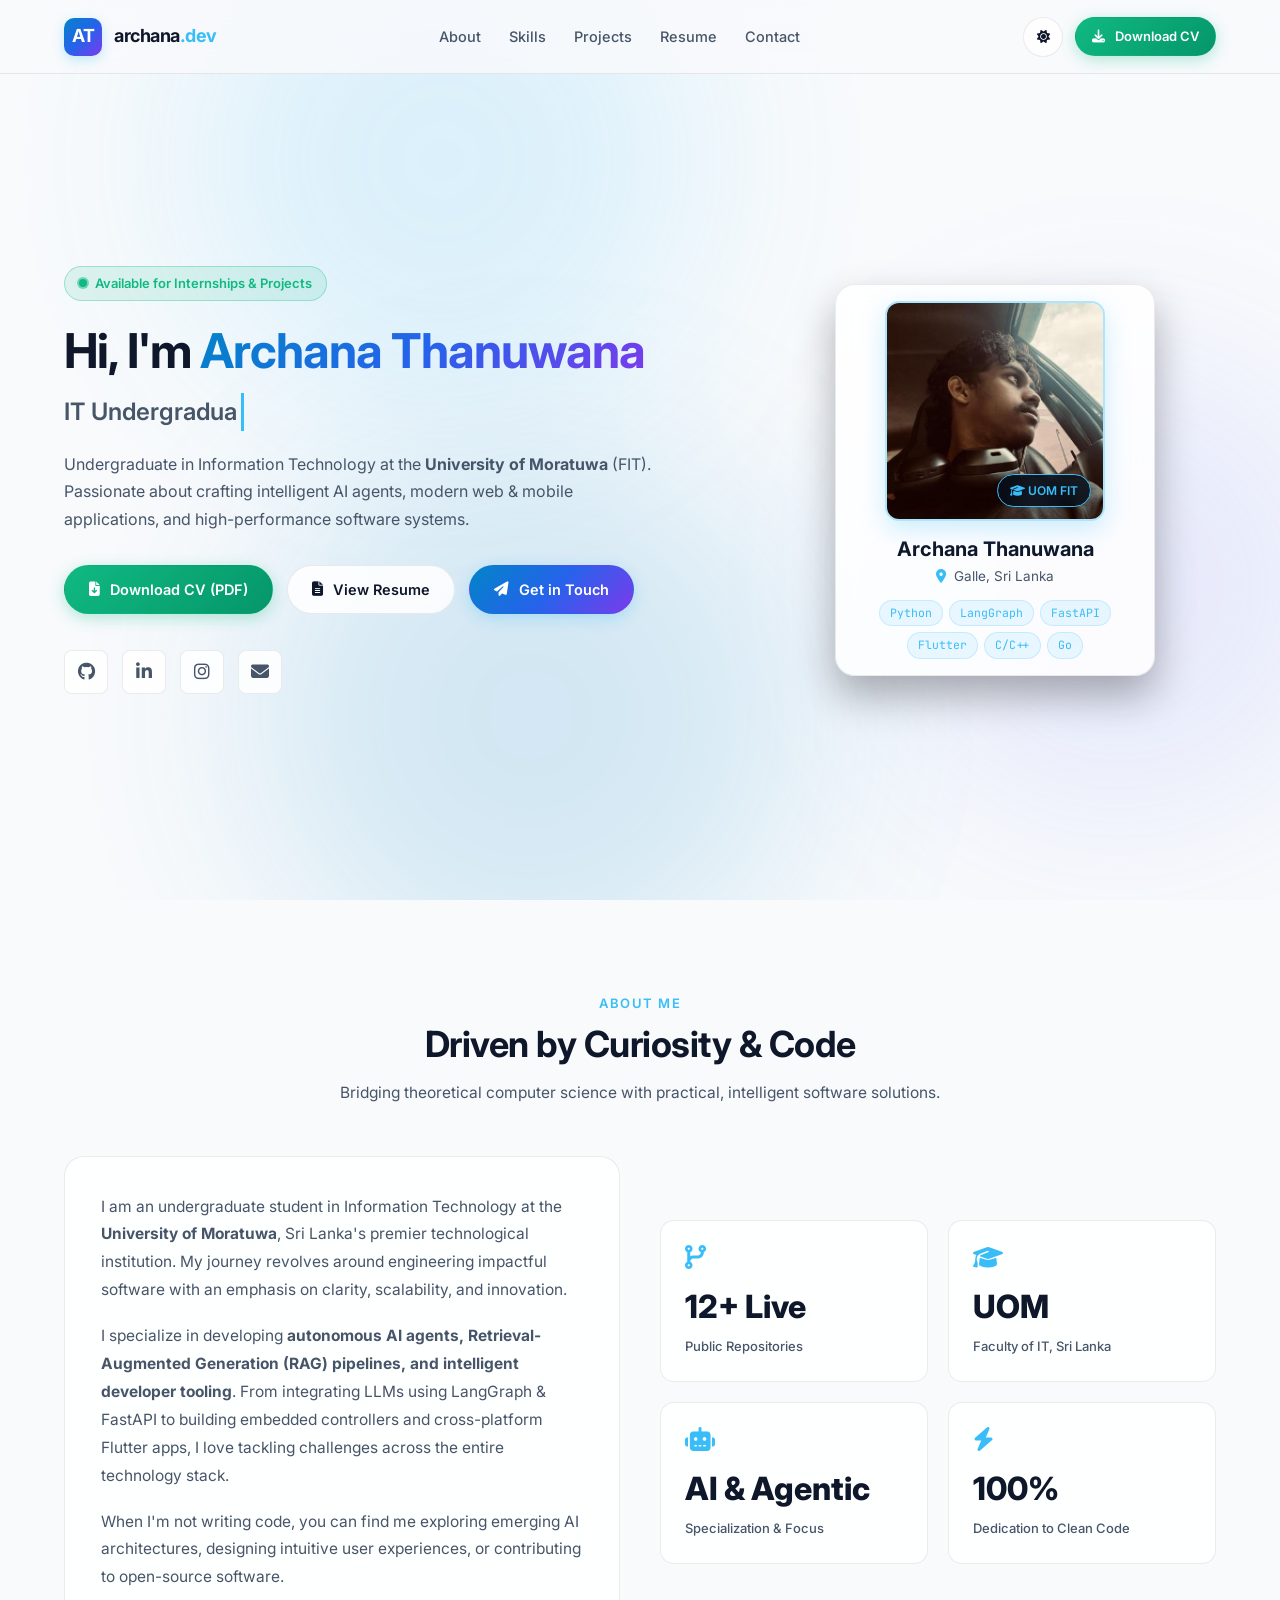
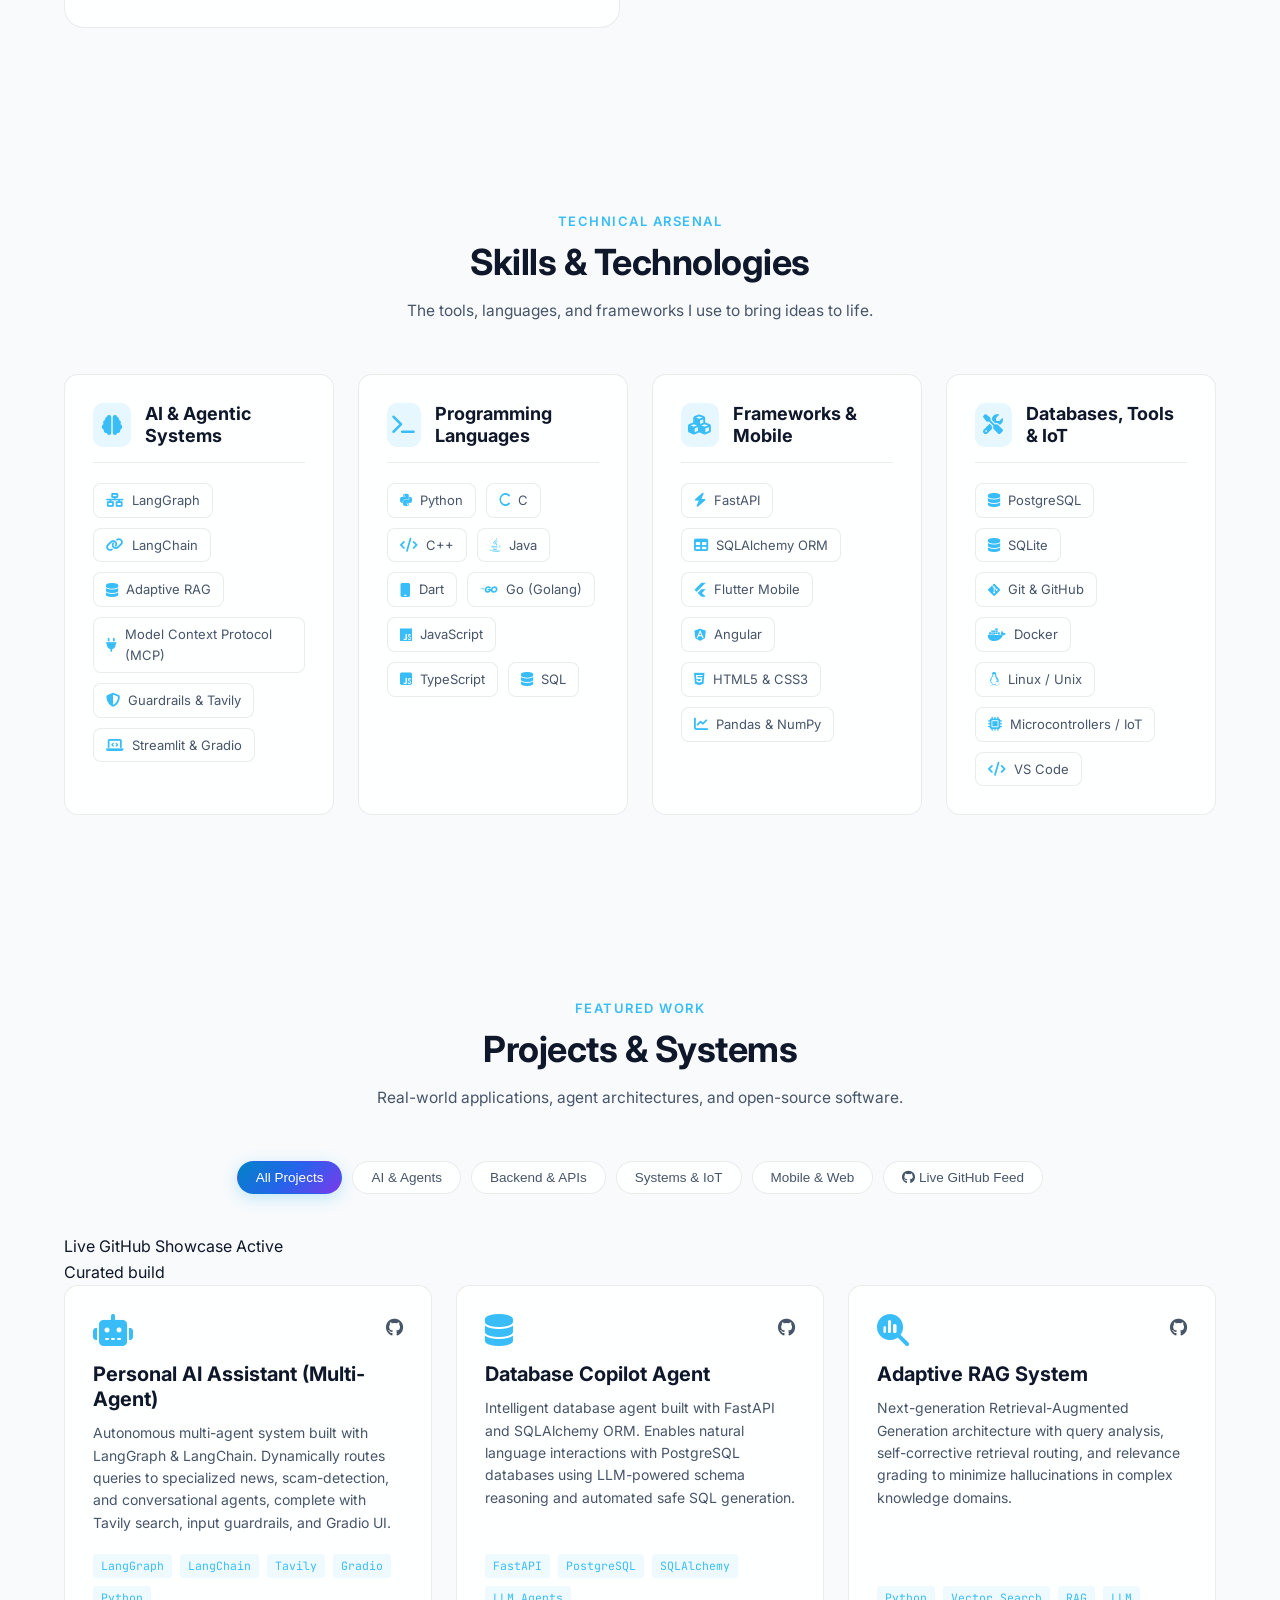
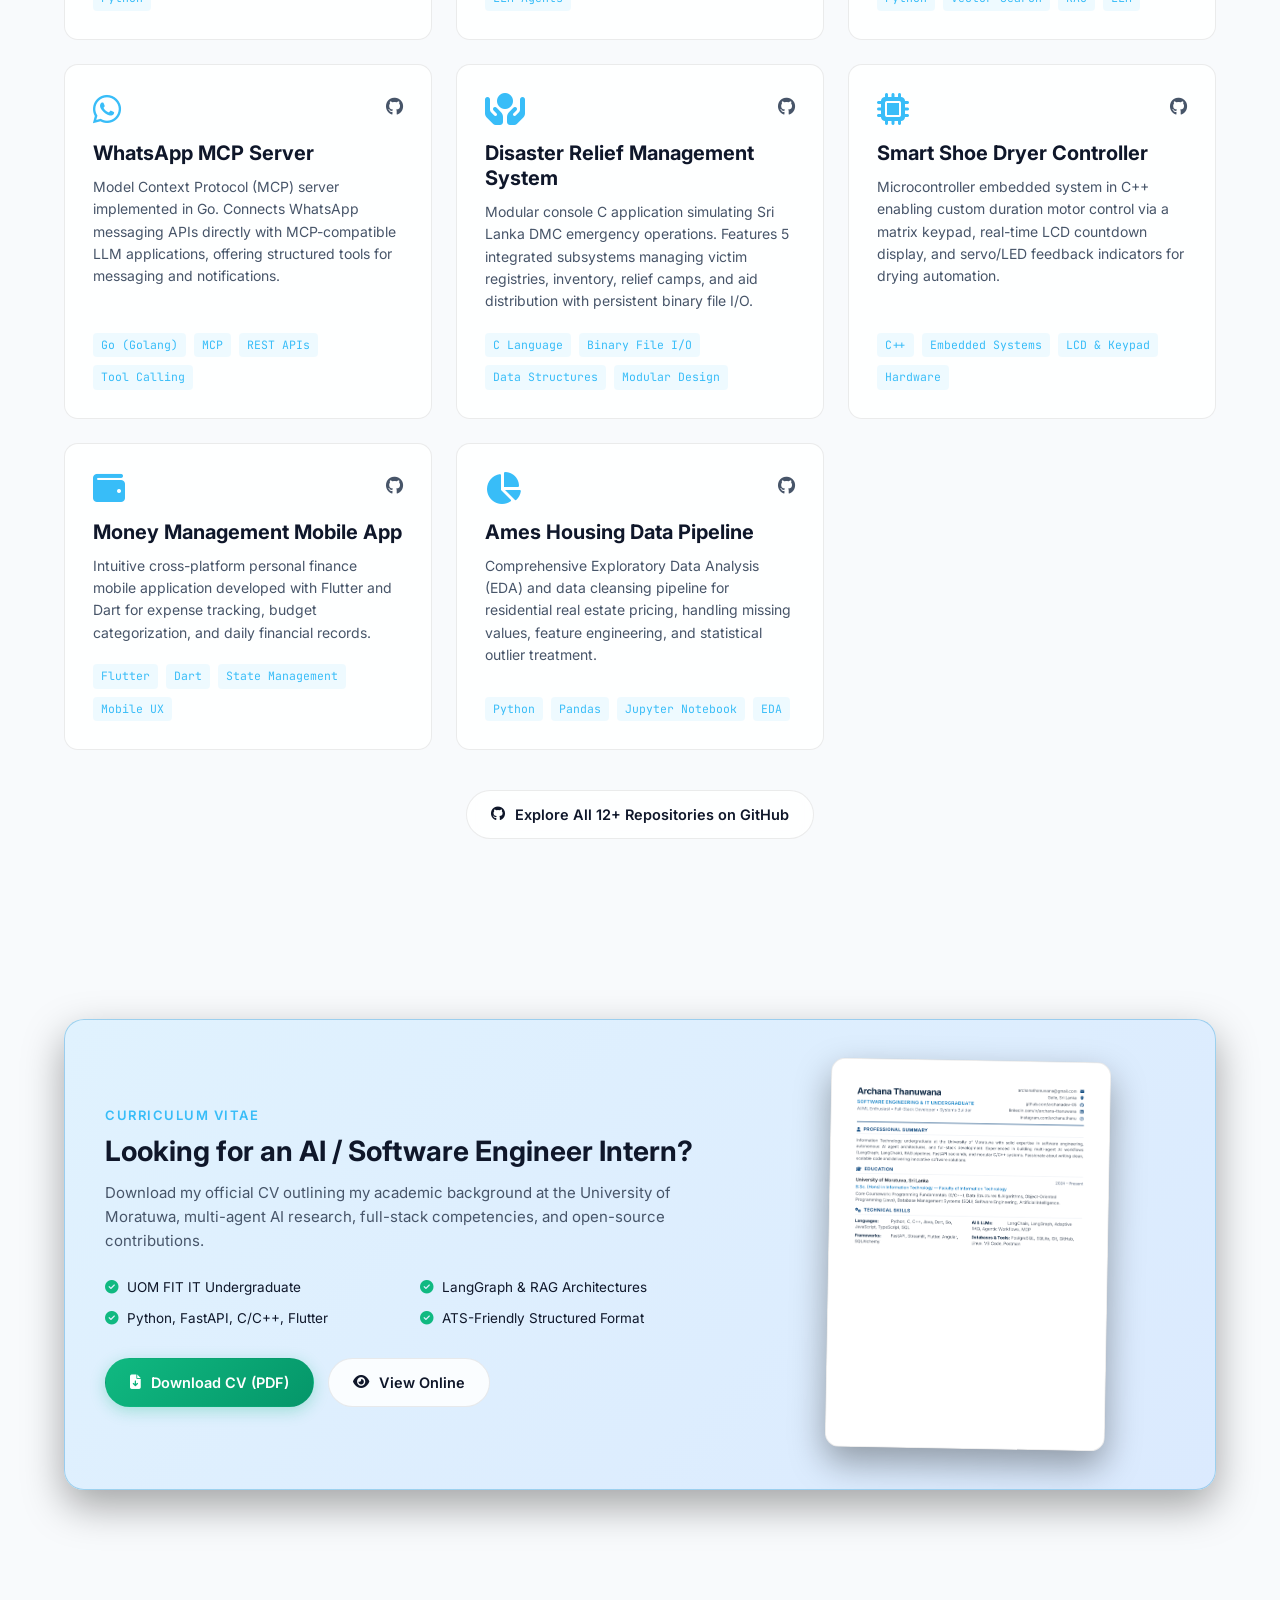
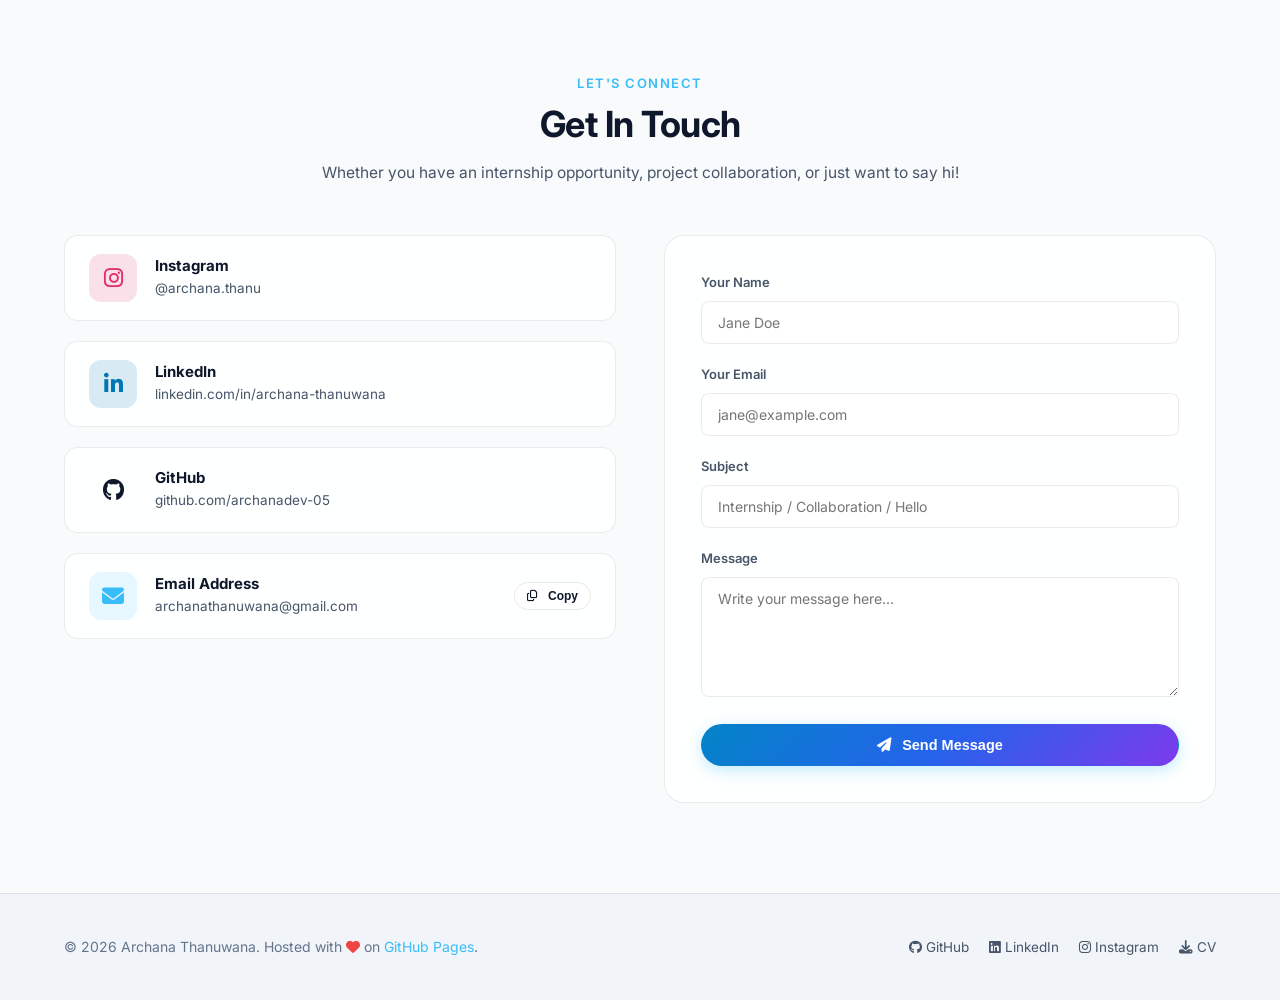
<file: index.html>
<!DOCTYPE html>
<html lang="en">
<head>
  <meta charset="UTF-8">
  <meta name="viewport" content="width=device-width, initial-scale=1.0">
  <title>Archana Thanuwana | Software Engineering & AI Portfolio</title>
  <meta name="description" content="Portfolio of Archana Thanuwana - IT Undergraduate at University of Moratuwa, AI/ML Developer, Full-Stack Engineer, and Systems Builder.">
  <meta name="author" content="Archana Thanuwana">
  <meta name="keywords" content="Archana Thanuwana, University of Moratuwa, Software Engineer, Portfolio, AI Developer, LangGraph, Python, Flutter, GitHub Pages">

  <!-- Open Graph / Social Sharing Meta -->
  <meta property="og:title" content="Archana Thanuwana | Portfolio">
  <meta property="og:description" content="IT Undergraduate @ UOM FIT | Building things with code, AI agents, full-stack & mobile apps.">
  <meta property="og:type" content="website">
  <meta property="og:url" content="https://archanadev-05.github.io">
  <meta property="og:image" content="assets/images/profile.jpg">

  <!-- Favicon -->
  <link rel="icon" type="image/jpeg" href="assets/images/profile.jpg">

  <!-- Google Fonts & Font Awesome Icons -->
  <link rel="preconnect" href="https://fonts.googleapis.com">
  <link rel="preconnect" href="https://fonts.gstatic.com" crossorigin>
  <link href="https://fonts.googleapis.com/css2?family=Inter:wght@300;400;500;600;700;800&family=JetBrains+Mono:wght@400;500;600&display=swap" rel="stylesheet">
  <link rel="stylesheet" href="https://cdnjs.cloudflare.com/ajax/libs/font-awesome/6.5.1/css/all.min.css">

  <!-- Custom CSS -->
  <link rel="stylesheet" href="css/style.css">
</head>
<body>

  <!-- Ambient Animated Background -->
  <div class="bg-ambient">
    <div class="ambient-blob blob-1"></div>
    <div class="ambient-blob blob-2"></div>
    <div class="ambient-blob blob-3"></div>
  </div>

  <!-- Navbar -->
  <header class="navbar">
    <div class="container nav-container">
      <a href="#hero" class="nav-brand">
        <div class="brand-badge">AT</div>
        <div class="brand-text">archana<span>.dev</span></div>
      </a>

      <nav>
        <ul class="nav-links" id="nav-links">
          <li><a href="#about" class="nav-link">About</a></li>
          <li><a href="#skills" class="nav-link">Skills</a></li>
          <li><a href="#projects" class="nav-link">Projects</a></li>
          <li><a href="#cv-callout" class="nav-link">Resume</a></li>
          <li><a href="#contact" class="nav-link">Contact</a></li>
        </ul>
      </nav>

      <div class="nav-actions">
        <!-- Theme Toggle -->
        <button id="theme-toggle" class="theme-toggle" aria-label="Toggle theme">
          <i class="fa-solid fa-moon"></i>
        </button>

        <!-- Navbar Download CV button -->
        <a href="assets/docs/Archana_Thanuwana_CV.pdf" download="Archana_Thanuwana_CV.pdf" class="btn btn-cv-accent btn-sm btn-nav-cv" title="Download CV">
          <i class="fa-solid fa-download"></i> <span>Download CV</span>
        </a>

        <!-- Mobile Menu Toggle -->
        <button class="nav-mobile-toggle" id="mobile-toggle" aria-label="Open menu">
          <i class="fa-solid fa-bars"></i>
        </button>
      </div>
    </div>
  </header>

  <main>
    <!-- HERO SECTION -->
    <section class="hero" id="hero">
      <div class="container hero-grid">
        <div class="hero-content">
          <div class="badge-status">
            <span class="status-dot"></span>
            <span>Available for Internships & Projects</span>
          </div>

          <h1 class="hero-title">
            Hi, I'm <span class="gradient-text">Archana Thanuwana</span>
          </h1>

          <div class="hero-subtitle">
            <span id="typing-text"></span><span class="typing-cursor">&nbsp;</span>
          </div>

          <p class="hero-description">
            Undergraduate in Information Technology at the <strong>University of Moratuwa</strong> (FIT). Passionate about crafting intelligent AI agents, modern web & mobile applications, and high-performance software systems.
          </p>

          <div class="hero-cta">
            <!-- Download CV Button -->
            <a href="assets/docs/Archana_Thanuwana_CV.pdf" download="Archana_Thanuwana_CV.pdf" class="btn btn-cv-accent">
              <i class="fa-solid fa-file-arrow-down"></i>
              <span>Download CV (PDF)</span>
            </a>

            <!-- View Resume Online Button -->
            <a href="resume.html" class="btn btn-secondary">
              <i class="fa-solid fa-file-lines"></i>
              <span>View Resume</span>
            </a>

            <!-- Contact CTA -->
            <a href="#contact" class="btn btn-primary">
              <i class="fa-solid fa-paper-plane"></i>
              <span>Get in Touch</span>
            </a>
          </div>

          <!-- Social Links -->
          <div class="social-links">
            <a href="https://github.com/archanadev-05" target="_blank" rel="noopener noreferrer" class="social-link github" title="GitHub Profile">
              <i class="fa-brands fa-github"></i>
            </a>
            <a href="https://www.linkedin.com/in/archana-thanuwana" target="_blank" rel="noopener noreferrer" class="social-link linkedin" title="LinkedIn Profile">
              <i class="fa-brands fa-linkedin-in"></i>
            </a>
            <a href="https://www.instagram.com/archana.thanu/" target="_blank" rel="noopener noreferrer" class="social-link instagram" title="Instagram Profile">
              <i class="fa-brands fa-instagram"></i>
            </a>
            <a href="mailto:archanathanuwana@gmail.com" class="social-link" title="Email Archana">
              <i class="fa-solid fa-envelope"></i>
            </a>
          </div>
        </div>

        <!-- Profile Card Visual -->
        <div class="hero-visual">
          <div class="profile-card">
            <div class="profile-img-wrap">
              <img src="assets/images/profile.jpg" alt="Archana Thanuwana" loading="eager">
              <div class="profile-badge-float">
                <i class="fa-solid fa-graduation-cap"></i> UOM FIT
              </div>
            </div>
            <div class="profile-meta">
              <h3>Archana Thanuwana</h3>
              <p><i class="fa-solid fa-location-dot" style="color: #38bdf8; margin-right: 4px;"></i> Galle, Sri Lanka</p>
              <div class="profile-tags">
                <span class="tech-tag">Python</span>
                <span class="tech-tag">LangGraph</span>
                <span class="tech-tag">FastAPI</span>
                <span class="tech-tag">Flutter</span>
                <span class="tech-tag">C/C++</span>
                <span class="tech-tag">Go</span>
              </div>
            </div>
          </div>
        </div>
      </div>
    </section>

    <!-- ABOUT SECTION -->
    <section class="about" id="about">
      <div class="container">
        <div class="section-header">
          <span class="section-tag">About Me</span>
          <h2 class="section-title">Driven by Curiosity & Code</h2>
          <p class="section-subtitle">Bridging theoretical computer science with practical, intelligent software solutions.</p>
        </div>

        <div class="about-grid">
          <div class="about-card">
            <p>
              I am an undergraduate student in Information Technology at the <strong>University of Moratuwa</strong>, Sri Lanka's premier technological institution. My journey revolves around engineering impactful software with an emphasis on clarity, scalability, and innovation.
            </p>
            <p>
              I specialize in developing <strong>autonomous AI agents, Retrieval-Augmented Generation (RAG) pipelines, and intelligent developer tooling</strong>. From integrating LLMs using LangGraph & FastAPI to building embedded controllers and cross-platform Flutter apps, I love tackling challenges across the entire technology stack.
            </p>
            <p>
              When I'm not writing code, you can find me exploring emerging AI architectures, designing intuitive user experiences, or contributing to open-source software.
            </p>
          </div>

          <div class="about-stats">
            <div class="stat-card">
              <i class="fa-solid fa-code-branch stat-icon"></i>
              <div class="stat-number">
                <span id="stat-repo-count">12+</span>
                <span class="live-pulse-badge" id="live-stat-badge">Live</span>
              </div>
              <div class="stat-label">Public Repositories</div>
            </div>

            <div class="stat-card">
              <i class="fa-solid fa-graduation-cap stat-icon"></i>
              <div class="stat-number">UOM</div>
              <div class="stat-label">Faculty of IT, Sri Lanka</div>
            </div>

            <div class="stat-card">
              <i class="fa-solid fa-robot stat-icon"></i>
              <div class="stat-number">AI & Agentic</div>
              <div class="stat-label">Specialization & Focus</div>
            </div>

            <div class="stat-card">
              <i class="fa-solid fa-bolt stat-icon"></i>
              <div class="stat-number">100%</div>
              <div class="stat-label">Dedication to Clean Code</div>
            </div>
          </div>
        </div>
      </div>
    </section>

    <!-- SKILLS SECTION -->
    <section class="skills" id="skills">
      <div class="container">
        <div class="section-header">
          <span class="section-tag">Technical Arsenal</span>
          <h2 class="section-title">Skills & Technologies</h2>
          <p class="section-subtitle">The tools, languages, and frameworks I use to bring ideas to life.</p>
        </div>

        <div class="skills-grid">
          <!-- AI & Intelligent Systems -->
          <div class="skill-category-card">
            <div class="category-header">
              <div class="category-icon">
                <i class="fa-solid fa-brain"></i>
              </div>
              <h3 class="category-title">AI & Agentic Systems</h3>
            </div>
            <div class="skill-items">
              <span class="skill-chip"><i class="fa-solid fa-network-wired"></i> LangGraph</span>
              <span class="skill-chip"><i class="fa-solid fa-link"></i> LangChain</span>
              <span class="skill-chip"><i class="fa-solid fa-database"></i> Adaptive RAG</span>
              <span class="skill-chip"><i class="fa-solid fa-plug"></i> Model Context Protocol (MCP)</span>
              <span class="skill-chip"><i class="fa-solid fa-shield-halved"></i> Guardrails & Tavily</span>
              <span class="skill-chip"><i class="fa-solid fa-laptop-code"></i> Streamlit & Gradio</span>
            </div>
          </div>

          <!-- Programming Languages -->
          <div class="skill-category-card">
            <div class="category-header">
              <div class="category-icon">
                <i class="fa-solid fa-terminal"></i>
              </div>
              <h3 class="category-title">Programming Languages</h3>
            </div>
            <div class="skill-items">
              <span class="skill-chip"><i class="fa-brands fa-python"></i> Python</span>
              <span class="skill-chip"><i class="fa-solid fa-c"></i> C</span>
              <span class="skill-chip"><i class="fa-solid fa-code"></i> C++</span>
              <span class="skill-chip"><i class="fa-brands fa-java"></i> Java</span>
              <span class="skill-chip"><i class="fa-solid fa-mobile"></i> Dart</span>
              <span class="skill-chip"><i class="fa-brands fa-golang"></i> Go (Golang)</span>
              <span class="skill-chip"><i class="fa-brands fa-js"></i> JavaScript</span>
              <span class="skill-chip"><i class="fa-brands fa-js-square"></i> TypeScript</span>
              <span class="skill-chip"><i class="fa-solid fa-database"></i> SQL</span>
            </div>
          </div>

          <!-- Frameworks & Development -->
          <div class="skill-category-card">
            <div class="category-header">
              <div class="category-icon">
                <i class="fa-solid fa-cubes"></i>
              </div>
              <h3 class="category-title">Frameworks & Mobile</h3>
            </div>
            <div class="skill-items">
              <span class="skill-chip"><i class="fa-solid fa-bolt"></i> FastAPI</span>
              <span class="skill-chip"><i class="fa-solid fa-table"></i> SQLAlchemy ORM</span>
              <span class="skill-chip"><i class="fa-brands fa-flutter"></i> Flutter Mobile</span>
              <span class="skill-chip"><i class="fa-brands fa-angular"></i> Angular</span>
              <span class="skill-chip"><i class="fa-brands fa-html5"></i> HTML5 & CSS3</span>
              <span class="skill-chip"><i class="fa-solid fa-chart-line"></i> Pandas & NumPy</span>
            </div>
          </div>

          <!-- Tools & DevOps -->
          <div class="skill-category-card">
            <div class="category-header">
              <div class="category-icon">
                <i class="fa-solid fa-screwdriver-wrench"></i>
              </div>
              <h3 class="category-title">Databases, Tools & IoT</h3>
            </div>
            <div class="skill-items">
              <span class="skill-chip"><i class="fa-solid fa-database"></i> PostgreSQL</span>
              <span class="skill-chip"><i class="fa-solid fa-database"></i> SQLite</span>
              <span class="skill-chip"><i class="fa-brands fa-git-alt"></i> Git & GitHub</span>
              <span class="skill-chip"><i class="fa-brands fa-docker"></i> Docker</span>
              <span class="skill-chip"><i class="fa-brands fa-linux"></i> Linux / Unix</span>
              <span class="skill-chip"><i class="fa-solid fa-microchip"></i> Microcontrollers / IoT</span>
              <span class="skill-chip"><i class="fa-solid fa-code"></i> VS Code</span>
            </div>
          </div>
        </div>
      </div>
    </section>

    <!-- PROJECTS SECTION -->
    <section class="projects" id="projects">
      <div class="container">
        <div class="section-header">
          <span class="section-tag">Featured Work</span>
          <h2 class="section-title">Projects & Systems</h2>
          <p class="section-subtitle">Real-world applications, agent architectures, and open-source software.</p>
        </div>

        <!-- Filter Buttons -->
        <div class="project-filters">
          <button class="filter-btn active" data-filter="all">All Projects</button>
          <button class="filter-btn" data-filter="ai">AI & Agents</button>
          <button class="filter-btn" data-filter="backend">Backend & APIs</button>
          <button class="filter-btn" data-filter="systems">Systems & IoT</button>
          <button class="filter-btn" data-filter="mobile">Mobile & Web</button>
          <button class="filter-btn" data-filter="live"><i class="fa-brands fa-github"></i> Live GitHub Feed <span class="live-indicator-dot"></span></button>
        </div>

        <!-- Live GitHub Sync Status Bar -->
        <div class="live-sync-bar" id="live-sync-bar">
          <div class="live-sync-badge">
            <span class="live-indicator-dot"></span>
            <span id="live-sync-text">Live Sync with GitHub API</span>
          </div>
          <span class="live-sync-note" id="live-sync-time">Connecting to GitHub...</span>
        </div>

        <!-- Projects Grid -->
        <div class="projects-grid" id="projects-grid">
          <!-- Dynamic Live Repos from GitHub will be appended here -->
          <div id="live-repos-container" style="display: contents;"></div>

          <!-- 1. Personal AI Assistant -->
          <div class="project-card" data-category="ai" data-repo="personal-ai-assistant">
            <div>
              <div class="project-top">
                <i class="fa-solid fa-robot project-folder-icon"></i>
                <div class="project-links">
                  <a href="https://github.com/archanadev-05/personal-ai-assistant" target="_blank" rel="noopener noreferrer" class="project-link" title="View Source Code">
                    <i class="fa-brands fa-github"></i>
                  </a>
                </div>
              </div>
              <h3 class="project-title">
                <a href="https://github.com/archanadev-05/personal-ai-assistant" target="_blank">Personal AI Assistant (Multi-Agent)</a>
              </h3>
              <p class="project-desc">
                Autonomous multi-agent system built with LangGraph & LangChain. Dynamically routes queries to specialized news, scam-detection, and conversational agents, complete with Tavily search, input guardrails, and Gradio UI.
              </p>
            </div>
            <ul class="project-tech-list">
              <li class="project-tech-item">LangGraph</li>
              <li class="project-tech-item">LangChain</li>
              <li class="project-tech-item">Tavily</li>
              <li class="project-tech-item">Gradio</li>
              <li class="project-tech-item">Python</li>
            </ul>
          </div>

          <!-- 2. Database Copilot Agent -->
          <div class="project-card" data-category="ai backend" data-repo="database-copilot-agent">
            <div>
              <div class="project-top">
                <i class="fa-solid fa-database project-folder-icon"></i>
                <div class="project-links">
                  <a href="https://github.com/archanadev-05/database-copilot-agent" target="_blank" rel="noopener noreferrer" class="project-link" title="View Source Code">
                    <i class="fa-brands fa-github"></i>
                  </a>
                </div>
              </div>
              <h3 class="project-title">
                <a href="https://github.com/archanadev-05/database-copilot-agent" target="_blank">Database Copilot Agent</a>
              </h3>
              <p class="project-desc">
                Intelligent database agent built with FastAPI and SQLAlchemy ORM. Enables natural language interactions with PostgreSQL databases using LLM-powered schema reasoning and automated safe SQL generation.
              </p>
            </div>
            <ul class="project-tech-list">
              <li class="project-tech-item">FastAPI</li>
              <li class="project-tech-item">PostgreSQL</li>
              <li class="project-tech-item">SQLAlchemy</li>
              <li class="project-tech-item">LLM Agents</li>
            </ul>
          </div>

          <!-- 3. Adaptive RAG -->
          <div class="project-card" data-category="ai" data-repo="adaptive-rag">
            <div>
              <div class="project-top">
                <i class="fa-solid fa-magnifying-glass-chart project-folder-icon"></i>
                <div class="project-links">
                  <a href="https://github.com/archanadev-05/adaptive-rag" target="_blank" rel="noopener noreferrer" class="project-link" title="View Source Code">
                    <i class="fa-brands fa-github"></i>
                  </a>
                </div>
              </div>
              <h3 class="project-title">
                <a href="https://github.com/archanadev-05/adaptive-rag" target="_blank">Adaptive RAG System</a>
              </h3>
              <p class="project-desc">
                Next-generation Retrieval-Augmented Generation architecture with query analysis, self-corrective retrieval routing, and relevance grading to minimize hallucinations in complex knowledge domains.
              </p>
            </div>
            <ul class="project-tech-list">
              <li class="project-tech-item">Python</li>
              <li class="project-tech-item">Vector Search</li>
              <li class="project-tech-item">RAG</li>
              <li class="project-tech-item">LLM</li>
            </ul>
          </div>

          <!-- 4. WhatsApp MCP Server -->
          <div class="project-card" data-category="backend systems" data-repo="whatsapp-mcp-server">
            <div>
              <div class="project-top">
                <i class="fa-brands fa-whatsapp project-folder-icon"></i>
                <div class="project-links">
                  <a href="https://github.com/archanadev-05/whatsapp-mcp-server" target="_blank" rel="noopener noreferrer" class="project-link" title="View Source Code">
                    <i class="fa-brands fa-github"></i>
                  </a>
                </div>
              </div>
              <h3 class="project-title">
                <a href="https://github.com/archanadev-05/whatsapp-mcp-server" target="_blank">WhatsApp MCP Server</a>
              </h3>
              <p class="project-desc">
                Model Context Protocol (MCP) server implemented in Go. Connects WhatsApp messaging APIs directly with MCP-compatible LLM applications, offering structured tools for messaging and notifications.
              </p>
            </div>
            <ul class="project-tech-list">
              <li class="project-tech-item">Go (Golang)</li>
              <li class="project-tech-item">MCP</li>
              <li class="project-tech-item">REST APIs</li>
              <li class="project-tech-item">Tool Calling</li>
            </ul>
          </div>

          <!-- 5. Disaster Relief Management System in C -->
          <div class="project-card" data-category="systems" data-repo="disaster-relief-management-c">
            <div>
              <div class="project-top">
                <i class="fa-solid fa-hands-holding-circle project-folder-icon"></i>
                <div class="project-links">
                  <a href="https://github.com/archanadev-05/disaster-relief-management-c" target="_blank" rel="noopener noreferrer" class="project-link" title="View Source Code">
                    <i class="fa-brands fa-github"></i>
                  </a>
                </div>
              </div>
              <h3 class="project-title">
                <a href="https://github.com/archanadev-05/disaster-relief-management-c" target="_blank">Disaster Relief Management System</a>
              </h3>
              <p class="project-desc">
                Modular console C application simulating Sri Lanka DMC emergency operations. Features 5 integrated subsystems managing victim registries, inventory, relief camps, and aid distribution with persistent binary file I/O.
              </p>
            </div>
            <ul class="project-tech-list">
              <li class="project-tech-item">C Language</li>
              <li class="project-tech-item">Binary File I/O</li>
              <li class="project-tech-item">Data Structures</li>
              <li class="project-tech-item">Modular Design</li>
            </ul>
          </div>

          <!-- 6. Smart Shoe Dryer -->
          <div class="project-card" data-category="systems" data-repo="smart-shoe-dryer">
            <div>
              <div class="project-top">
                <i class="fa-solid fa-microchip project-folder-icon"></i>
                <div class="project-links">
                  <a href="https://github.com/archanadev-05/smart-shoe-dryer" target="_blank" rel="noopener noreferrer" class="project-link" title="View Source Code">
                    <i class="fa-brands fa-github"></i>
                  </a>
                </div>
              </div>
              <h3 class="project-title">
                <a href="https://github.com/archanadev-05/smart-shoe-dryer" target="_blank">Smart Shoe Dryer Controller</a>
              </h3>
              <p class="project-desc">
                Microcontroller embedded system in C++ enabling custom duration motor control via a matrix keypad, real-time LCD countdown display, and servo/LED feedback indicators for drying automation.
              </p>
            </div>
            <ul class="project-tech-list">
              <li class="project-tech-item">C++</li>
              <li class="project-tech-item">Embedded Systems</li>
              <li class="project-tech-item">LCD & Keypad</li>
              <li class="project-tech-item">Hardware</li>
            </ul>
          </div>

          <!-- 7. Money Management App -->
          <div class="project-card" data-category="mobile" data-repo="money_management">
            <div>
              <div class="project-top">
                <i class="fa-solid fa-wallet project-folder-icon"></i>
                <div class="project-links">
                  <a href="https://github.com/archanadev-05/money_management" target="_blank" rel="noopener noreferrer" class="project-link" title="View Source Code">
                    <i class="fa-brands fa-github"></i>
                  </a>
                </div>
              </div>
              <h3 class="project-title">
                <a href="https://github.com/archanadev-05/money_management" target="_blank">Money Management Mobile App</a>
              </h3>
              <p class="project-desc">
                Intuitive cross-platform personal finance mobile application developed with Flutter and Dart for expense tracking, budget categorization, and daily financial records.
              </p>
            </div>
            <ul class="project-tech-list">
              <li class="project-tech-item">Flutter</li>
              <li class="project-tech-item">Dart</li>
              <li class="project-tech-item">State Management</li>
              <li class="project-tech-item">Mobile UX</li>
            </ul>
          </div>

          <!-- 8. Ames Housing Data Preprocessing -->
          <div class="project-card" data-category="ai" data-repo="ames-housing-data-preprocessing">
            <div>
              <div class="project-top">
                <i class="fa-solid fa-chart-pie project-folder-icon"></i>
                <div class="project-links">
                  <a href="https://github.com/archanadev-05/ames-housing-data-preprocessing" target="_blank" rel="noopener noreferrer" class="project-link" title="View Source Code">
                    <i class="fa-brands fa-github"></i>
                  </a>
                </div>
              </div>
              <h3 class="project-title">
                <a href="https://github.com/archanadev-05/ames-housing-data-preprocessing" target="_blank">Ames Housing Data Pipeline</a>
              </h3>
              <p class="project-desc">
                Comprehensive Exploratory Data Analysis (EDA) and data cleansing pipeline for residential real estate pricing, handling missing values, feature engineering, and statistical outlier treatment.
              </p>
            </div>
            <ul class="project-tech-list">
              <li class="project-tech-item">Python</li>
              <li class="project-tech-item">Pandas</li>
              <li class="project-tech-item">Jupyter Notebook</li>
              <li class="project-tech-item">EDA</li>
            </ul>
          </div>

        </div>

        <div style="text-align: center; margin-top: 40px;">
          <a href="https://github.com/archanadev-05?tab=repositories" target="_blank" rel="noopener noreferrer" class="btn btn-secondary">
            <i class="fa-brands fa-github"></i>
            <span>Explore All 12+ Repositories on GitHub</span>
          </a>
        </div>
      </div>
    </section>

    <!-- DEDICATED CV CALLOUT SECTION -->
    <section class="cv-callout" id="cv-callout">
      <div class="container">
        <div class="cv-banner">
          <div class="cv-banner-content">
            <span class="section-tag" style="color: #38bdf8;">Curriculum Vitae</span>
            <h3>Looking for an AI / Software Engineer Intern?</h3>
            <p>
              Download my official CV outlining my academic background at the University of Moratuwa, multi-agent AI research, full-stack competencies, and open-source contributions.
            </p>

            <ul class="cv-features-list">
              <li class="cv-feature-item"><i class="fa-solid fa-circle-check"></i> UOM FIT IT Undergraduate</li>
              <li class="cv-feature-item"><i class="fa-solid fa-circle-check"></i> LangGraph & RAG Architectures</li>
              <li class="cv-feature-item"><i class="fa-solid fa-circle-check"></i> Python, FastAPI, C/C++, Flutter</li>
              <li class="cv-feature-item"><i class="fa-solid fa-circle-check"></i> ATS-Friendly Structured Format</li>
            </ul>

            <div class="cv-banner-actions">
              <!-- Download CV Button -->
              <a href="assets/docs/Archana_Thanuwana_CV.pdf" download="Archana_Thanuwana_CV.pdf" class="btn btn-cv-accent">
                <i class="fa-solid fa-file-arrow-down"></i>
                <span>Download CV (PDF)</span>
              </a>
              <!-- View Resume in browser -->
              <a href="resume.html" class="btn btn-secondary">
                <i class="fa-solid fa-eye"></i>
                <span>View Online</span>
              </a>
            </div>
          </div>

          <div class="cv-preview-card">
            <img src="assets/images/cv_preview.png" alt="Archana Thanuwana CV Preview" class="cv-preview-img">
            <div class="cv-preview-overlay">
              <a href="assets/docs/Archana_Thanuwana_CV.pdf" download="Archana_Thanuwana_CV.pdf" class="btn btn-cv-accent btn-sm">
                <i class="fa-solid fa-download"></i> Download
              </a>
              <a href="resume.html" class="btn btn-secondary btn-sm">
                <i class="fa-solid fa-eye"></i> Preview
              </a>
            </div>
          </div>
        </div>
      </div>
    </section>

    <!-- CONTACT SECTION -->
    <section class="contact" id="contact">
      <div class="container">
        <div class="section-header">
          <span class="section-tag">Let's Connect</span>
          <h2 class="section-title">Get In Touch</h2>
          <p class="section-subtitle">Whether you have an internship opportunity, project collaboration, or just want to say hi!</p>
        </div>

        <div class="contact-grid">
          <!-- Contact Direct Links -->
          <div class="contact-info-list">
            <!-- Instagram -->
            <a href="https://www.instagram.com/archana.thanu/" target="_blank" rel="noopener noreferrer" class="contact-item insta">
              <div class="contact-icon">
                <i class="fa-brands fa-instagram"></i>
              </div>
              <div class="contact-meta">
                <h4>Instagram</h4>
                <p>@archana.thanu</p>
              </div>
            </a>

            <!-- LinkedIn -->
            <a href="https://www.linkedin.com/in/archana-thanuwana" target="_blank" rel="noopener noreferrer" class="contact-item linkedin">
              <div class="contact-icon">
                <i class="fa-brands fa-linkedin-in"></i>
              </div>
              <div class="contact-meta">
                <h4>LinkedIn</h4>
                <p>linkedin.com/in/archana-thanuwana</p>
              </div>
            </a>

            <!-- GitHub -->
            <a href="https://github.com/archanadev-05" target="_blank" rel="noopener noreferrer" class="contact-item github">
              <div class="contact-icon">
                <i class="fa-brands fa-github"></i>
              </div>
              <div class="contact-meta">
                <h4>GitHub</h4>
                <p>github.com/archanadev-05</p>
              </div>
            </a>

            <!-- Email -->
            <div class="contact-item" style="cursor: default;">
              <div class="contact-icon">
                <i class="fa-solid fa-envelope"></i>
              </div>
              <div class="contact-meta" style="flex: 1;">
                <h4>Email Address</h4>
                <p>archanathanuwana@gmail.com</p>
              </div>
              <button id="copy-email-btn" class="btn btn-secondary btn-sm" type="button" style="padding: 6px 12px; font-size: 12px;">
                <i class="fa-regular fa-copy"></i> Copy
              </button>
            </div>
          </div>

          <!-- Contact Message Form -->
          <div class="contact-form-wrap">
            <form id="contact-form">
              <div class="form-group">
                <label for="name">Your Name</label>
                <input type="text" id="name" class="form-control" placeholder="Jane Doe" required>
              </div>

              <div class="form-group">
                <label for="email">Your Email</label>
                <input type="email" id="email" class="form-control" placeholder="jane@example.com" required>
              </div>

              <div class="form-group">
                <label for="subject">Subject</label>
                <input type="text" id="subject" class="form-control" placeholder="Internship / Collaboration / Hello">
              </div>

              <div class="form-group">
                <label for="message">Message</label>
                <textarea id="message" class="form-control" placeholder="Write your message here..." required></textarea>
              </div>

              <button type="submit" class="btn btn-primary" style="width: 100%;">
                <i class="fa-solid fa-paper-plane"></i>
                <span>Send Message</span>
              </button>

              <div id="form-status" style="display: none; margin-top: 14px; text-align: center; font-size: 14px; font-weight: 500;"></div>
            </form>
          </div>
        </div>
      </div>
    </section>
  </main>

  <!-- FOOTER -->
  <footer class="footer">
    <div class="container footer-container">
      <div class="footer-copy">
        &copy; 2026 Archana Thanuwana. Hosted with <i class="fa-solid fa-heart" style="color: #ef4444;"></i> on <a href="https://pages.github.com" target="_blank" style="color: var(--accent-cyan); text-decoration: none;">GitHub Pages</a>.
      </div>
      <ul class="footer-links">
        <li><a href="https://github.com/archanadev-05" target="_blank" class="footer-link"><i class="fa-brands fa-github"></i> GitHub</a></li>
        <li><a href="https://www.linkedin.com/in/archana-thanuwana" target="_blank" class="footer-link"><i class="fa-brands fa-linkedin"></i> LinkedIn</a></li>
        <li><a href="https://www.instagram.com/archana.thanu/" target="_blank" class="footer-link"><i class="fa-brands fa-instagram"></i> Instagram</a></li>
        <li><a href="assets/docs/Archana_Thanuwana_CV.pdf" download="Archana_Thanuwana_CV.pdf" class="footer-link"><i class="fa-solid fa-download"></i> CV</a></li>
      </ul>
    </div>
  </footer>

  <!-- Back to Top Button -->
  <button id="back-to-top" class="back-to-top" aria-label="Back to top">
    <i class="fa-solid fa-arrow-up"></i>
  </button>

  <!-- Main JavaScript -->
  <script src="js/main.js"></script>
</body>
</html>
</file>
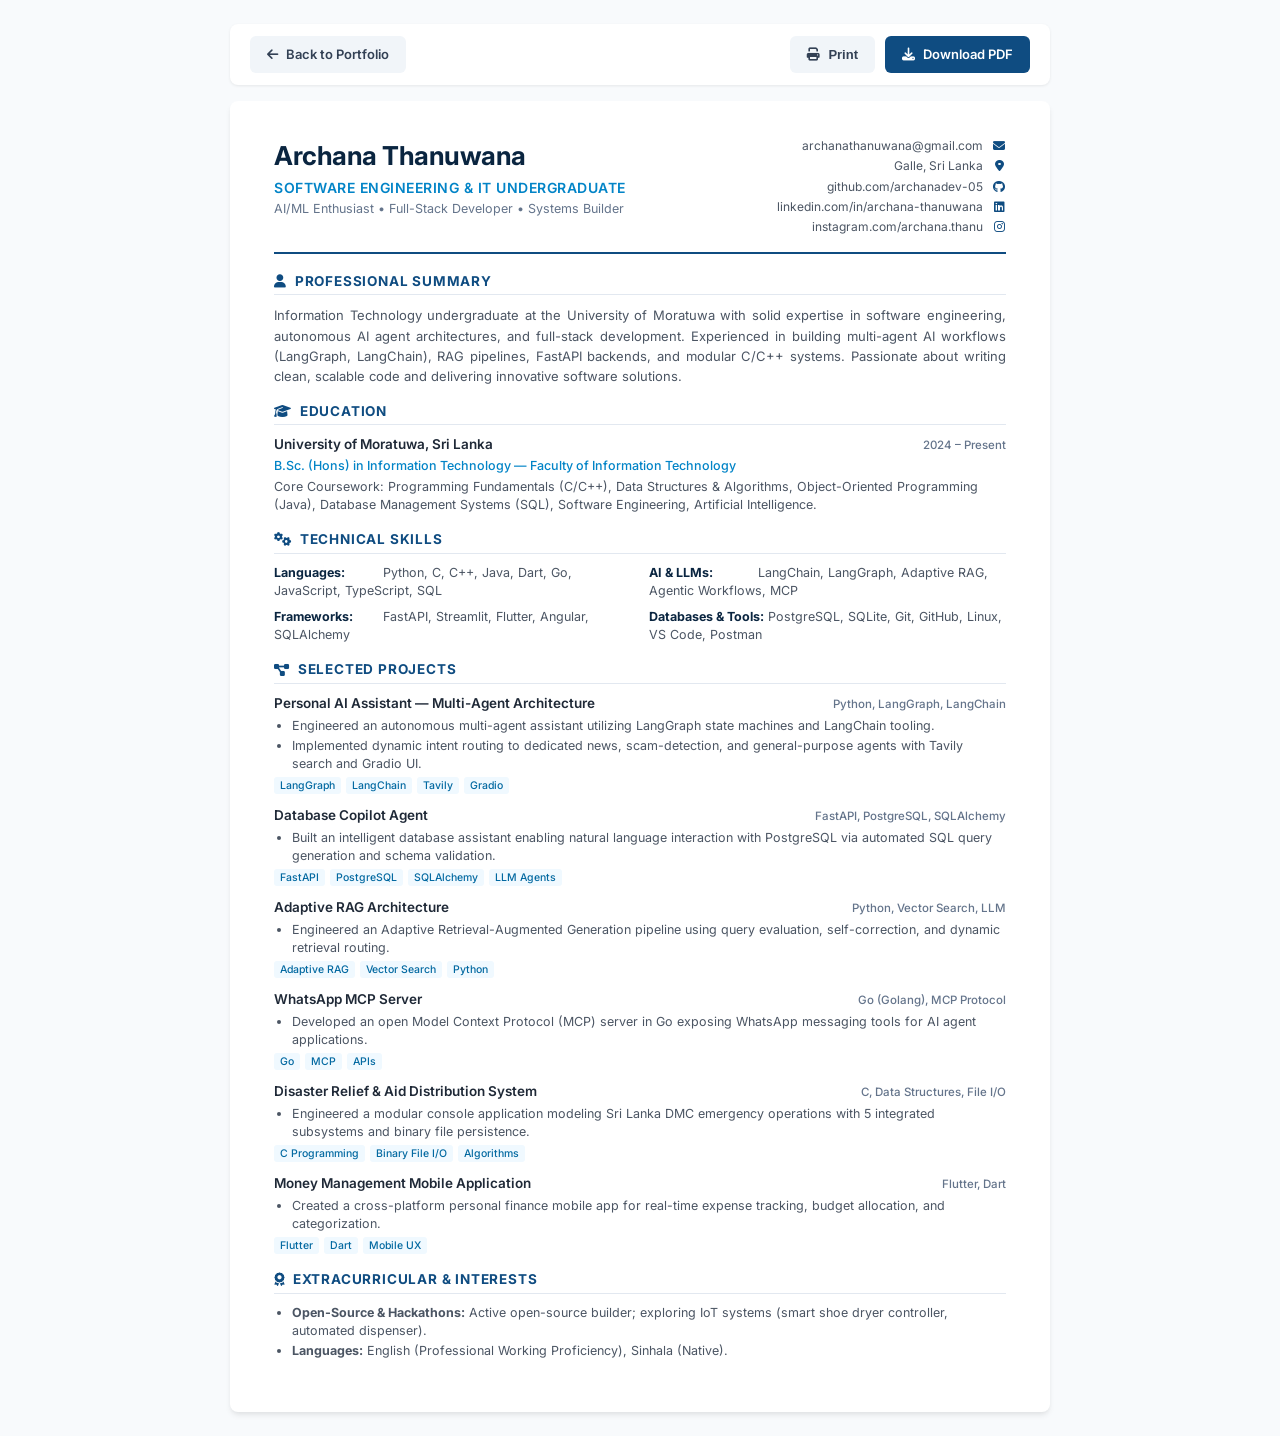
<file: resume.html>
<!DOCTYPE html>
<html lang="en">
<head>
  <meta charset="UTF-8">
  <meta name="viewport" content="width=device-width, initial-scale=1.0">
  <title>Archana Thanuwana - Curriculum Vitae</title>
  <link rel="preconnect" href="https://fonts.googleapis.com">
  <link rel="preconnect" href="https://fonts.gstatic.com" crossorigin>
  <link href="https://fonts.googleapis.com/css2?family=Inter:wght@300;400;500;600;700&display=swap" rel="stylesheet">
  <link rel="stylesheet" href="https://cdnjs.cloudflare.com/ajax/libs/font-awesome/6.5.1/css/all.min.css">
  <style>
    @page {
      size: A4;
      margin: 14mm 14mm 14mm 14mm;
    }

    :root {
      --primary: #0f4c81;
      --primary-dark: #0a2540;
      --accent: #0284c7;
      --text-main: #1f2937;
      --text-muted: #4b5563;
      --border: #e2e8f0;
      --bg-page: #f8fafc;
      --bg-card: #ffffff;
      --tag-bg: #f0f9ff;
      --tag-text: #0369a1;
    }

    * {
      box-sizing: border-box;
      margin: 0;
      padding: 0;
    }

    body {
      font-family: 'Inter', -apple-system, BlinkMacSystemFont, "Segoe UI", Roboto, sans-serif;
      background-color: var(--bg-page);
      color: var(--text-main);
      line-height: 1.45;
      font-size: 13px;
      padding: 24px 12px;
    }

    .action-bar {
      max-width: 820px;
      margin: 0 auto 16px auto;
      display: flex;
      justify-content: space-between;
      align-items: center;
      background: #ffffff;
      padding: 12px 20px;
      border-radius: 8px;
      box-shadow: 0 1px 3px rgba(0,0,0,0.08);
    }

    .action-bar a, .action-bar button {
      display: inline-flex;
      align-items: center;
      gap: 8px;
      padding: 8px 16px;
      font-size: 13px;
      font-weight: 600;
      border-radius: 6px;
      text-decoration: none;
      cursor: pointer;
      border: 1px solid transparent;
      transition: all 0.2s;
    }

    .btn-back {
      background: #f1f5f9;
      color: #334155;
    }
    .btn-back:hover {
      background: #e2e8f0;
    }

    .btn-download {
      background: var(--primary);
      color: #ffffff;
    }
    .btn-download:hover {
      background: var(--accent);
    }

    .cv-container {
      max-width: 820px;
      margin: 0 auto;
      background: var(--bg-card);
      padding: 36px 44px;
      border-radius: 8px;
      box-shadow: 0 4px 6px -1px rgba(0, 0, 0, 0.08), 0 2px 4px -1px rgba(0, 0, 0, 0.04);
    }

    /* Header */
    .cv-header {
      border-bottom: 2px solid var(--primary);
      padding-bottom: 16px;
      margin-bottom: 18px;
      display: flex;
      justify-content: space-between;
      align-items: flex-start;
      gap: 20px;
    }

    .cv-title h1 {
      font-size: 26px;
      font-weight: 700;
      color: var(--primary-dark);
      letter-spacing: -0.5px;
      margin-bottom: 3px;
    }

    .cv-title h2 {
      font-size: 14px;
      font-weight: 600;
      color: var(--accent);
      text-transform: uppercase;
      letter-spacing: 0.5px;
    }

    .contact-info {
      text-align: right;
      font-size: 12px;
      color: var(--text-muted);
      display: flex;
      flex-direction: column;
      gap: 3px;
    }

    .contact-info a {
      color: var(--text-muted);
      text-decoration: none;
      transition: color 0.2s;
    }

    .contact-info a:hover {
      color: var(--accent);
    }

    .contact-info i {
      color: var(--primary);
      width: 14px;
      text-align: center;
      margin-left: 6px;
    }

    /* Sections */
    .cv-section {
      margin-bottom: 16px;
      page-break-inside: avoid;
    }

    .section-title {
      font-size: 13.5px;
      font-weight: 700;
      text-transform: uppercase;
      letter-spacing: 0.8px;
      color: var(--primary);
      border-bottom: 1px solid var(--border);
      padding-bottom: 3px;
      margin-bottom: 10px;
      display: flex;
      align-items: center;
      gap: 8px;
    }

    .summary-text {
      color: var(--text-muted);
      line-height: 1.55;
      text-align: justify;
    }

    /* Skills Grid */
    .skills-grid {
      display: grid;
      grid-template-columns: repeat(2, 1fr);
      gap: 8px 18px;
    }

    .skill-category {
      font-size: 12.5px;
    }

    .skill-category strong {
      color: var(--primary-dark);
      display: inline-block;
      min-width: 105px;
    }

    .skill-category span {
      color: var(--text-muted);
    }

    /* Timeline / Items */
    .item-entry {
      margin-bottom: 12px;
      page-break-inside: avoid;
    }

    .item-entry:last-child {
      margin-bottom: 0;
    }

    .item-header {
      display: flex;
      justify-content: space-between;
      align-items: baseline;
      margin-bottom: 2px;
    }

    .item-title {
      font-size: 13.5px;
      font-weight: 600;
      color: var(--text-main);
    }

    .item-title a {
      color: inherit;
      text-decoration: none;
    }
    .item-title a:hover {
      color: var(--accent);
    }

    .item-date {
      font-size: 11.5px;
      font-weight: 500;
      color: #64748b;
    }

    .item-subtitle {
      font-size: 12.5px;
      font-weight: 500;
      color: var(--accent);
      margin-bottom: 3px;
    }

    .item-desc {
      font-size: 12.5px;
      color: var(--text-muted);
      line-height: 1.45;
    }

    .item-desc ul {
      padding-left: 18px;
      margin-top: 3px;
    }

    .item-desc li {
      margin-bottom: 2px;
    }

    .project-tags {
      display: flex;
      flex-wrap: wrap;
      gap: 5px;
      margin-top: 4px;
    }

    .tag {
      font-size: 10.5px;
      padding: 1px 6px;
      background: var(--tag-bg);
      color: var(--tag-text);
      border-radius: 3px;
      font-weight: 500;
    }

    /* Print styling */
    @media print {
      body {
        background: transparent !important;
        padding: 0 !important;
        font-size: 12px;
      }
      .action-bar {
        display: none !important;
      }
      .cv-container {
        box-shadow: none !important;
        padding: 0 !important;
        max-width: 100% !important;
        border-radius: 0 !important;
      }
      .cv-header {
        padding-bottom: 12px;
        margin-bottom: 12px;
      }
      .cv-section {
        margin-bottom: 12px;
      }
      a {
        text-decoration: none !important;
        color: inherit !important;
      }
    }

    @media (max-width: 650px) {
      .cv-container {
        padding: 24px 18px;
      }
      .cv-header {
        flex-direction: column;
        align-items: flex-start;
      }
      .contact-info {
        text-align: left;
        word-break: break-all;
      }
      .contact-info i {
        margin-left: 0;
        margin-right: 6px;
      }
      .skills-grid {
        grid-template-columns: 1fr;
      }
    }

    @media (max-width: 480px) {
      body {
        padding: 12px 8px;
      }
      .action-bar {
        flex-direction: column;
        gap: 8px;
        padding: 10px 12px;
      }
      .action-bar a, .action-bar button {
        justify-content: center;
        width: 100%;
      }
      .action-bar div {
        width: 100%;
        display: flex;
        gap: 8px;
      }
      .cv-container {
        padding: 18px 12px;
      }
      .cv-title h1 {
        font-size: 22px;
      }
      .item-header {
        flex-direction: column;
        align-items: flex-start;
      }
    }
  </style>
</head>
<body>

  <div class="action-bar">
    <a href="index.html" class="btn-back">
      <i class="fa-solid fa-arrow-left"></i> Back to Portfolio
    </a>
    <div style="display: flex; gap: 10px;">
      <button onclick="window.print()" class="btn-back">
        <i class="fa-solid fa-print"></i> Print
      </button>
      <a href="assets/docs/Archana_Thanuwana_CV.pdf" download="Archana_Thanuwana_CV.pdf" class="btn-download">
        <i class="fa-solid fa-download"></i> Download PDF
      </a>
    </div>
  </div>

  <div class="cv-container">
    <!-- Header -->
    <header class="cv-header">
      <div class="cv-title">
        <h1>Archana Thanuwana</h1>
        <h2>Software Engineering & IT Undergraduate</h2>
        <p style="font-size: 12.5px; color: #64748b; margin-top: 2px;">AI/ML Enthusiast • Full-Stack Developer • Systems Builder</p>
      </div>
      <div class="contact-info">
        <div><a href="mailto:archanathanuwana@gmail.com">archanathanuwana@gmail.com</a> <i class="fa-solid fa-envelope"></i></div>
        <div><span>Galle, Sri Lanka</span> <i class="fa-solid fa-location-dot"></i></div>
        <div><a href="https://github.com/archanadev-05" target="_blank">github.com/archanadev-05</a> <i class="fa-brands fa-github"></i></div>
        <div><a href="https://www.linkedin.com/in/archana-thanuwana" target="_blank">linkedin.com/in/archana-thanuwana</a> <i class="fa-brands fa-linkedin"></i></div>
        <div><a href="https://www.instagram.com/archana.thanu/" target="_blank">instagram.com/archana.thanu</a> <i class="fa-brands fa-instagram"></i></div>
      </div>
    </header>

    <!-- Professional Summary -->
    <section class="cv-section">
      <h3 class="section-title"><i class="fa-solid fa-user"></i> Professional Summary</h3>
      <p class="summary-text">
        Information Technology undergraduate at the University of Moratuwa with solid expertise in software engineering, autonomous AI agent architectures, and full-stack development. Experienced in building multi-agent AI workflows (LangGraph, LangChain), RAG pipelines, FastAPI backends, and modular C/C++ systems. Passionate about writing clean, scalable code and delivering innovative software solutions.
      </p>
    </section>

    <!-- Education -->
    <section class="cv-section">
      <h3 class="section-title"><i class="fa-solid fa-graduation-cap"></i> Education</h3>
      <div class="item-entry">
        <div class="item-header">
          <div class="item-title">University of Moratuwa, Sri Lanka</div>
          <div class="item-date">2024 – Present</div>
        </div>
        <div class="item-subtitle">B.Sc. (Hons) in Information Technology — Faculty of Information Technology</div>
        <div class="item-desc">
          Core Coursework: Programming Fundamentals (C/C++), Data Structures & Algorithms, Object-Oriented Programming (Java), Database Management Systems (SQL), Software Engineering, Artificial Intelligence.
        </div>
      </div>
    </section>

    <!-- Technical Skills -->
    <section class="cv-section">
      <h3 class="section-title"><i class="fa-solid fa-gears"></i> Technical Skills</h3>
      <div class="skills-grid">
        <div class="skill-category">
          <strong>Languages:</strong>
          <span>Python, C, C++, Java, Dart, Go, JavaScript, TypeScript, SQL</span>
        </div>
        <div class="skill-category">
          <strong>AI & LLMs:</strong>
          <span>LangChain, LangGraph, Adaptive RAG, Agentic Workflows, MCP</span>
        </div>
        <div class="skill-category">
          <strong>Frameworks:</strong>
          <span>FastAPI, Streamlit, Flutter, Angular, SQLAlchemy</span>
        </div>
        <div class="skill-category">
          <strong>Databases & Tools:</strong>
          <span>PostgreSQL, SQLite, Git, GitHub, Linux, VS Code, Postman</span>
        </div>
      </div>
    </section>

    <!-- Selected Projects -->
    <section class="cv-section">
      <h3 class="section-title"><i class="fa-solid fa-diagram-project"></i> Selected Projects</h3>

      <!-- Project 1 -->
      <div class="item-entry">
        <div class="item-header">
          <div class="item-title">
            <a href="https://github.com/archanadev-05/personal-ai-assistant" target="_blank">Personal AI Assistant — Multi-Agent Architecture</a>
          </div>
          <div class="item-date">Python, LangGraph, LangChain</div>
        </div>
        <div class="item-desc">
          <ul>
            <li>Engineered an autonomous multi-agent assistant utilizing LangGraph state machines and LangChain tooling.</li>
            <li>Implemented dynamic intent routing to dedicated news, scam-detection, and general-purpose agents with Tavily search and Gradio UI.</li>
          </ul>
          <div class="project-tags">
            <span class="tag">LangGraph</span>
            <span class="tag">LangChain</span>
            <span class="tag">Tavily</span>
            <span class="tag">Gradio</span>
          </div>
        </div>
      </div>

      <!-- Project 2 -->
      <div class="item-entry">
        <div class="item-header">
          <div class="item-title">
            <a href="https://github.com/archanadev-05/database-copilot-agent" target="_blank">Database Copilot Agent</a>
          </div>
          <div class="item-date">FastAPI, PostgreSQL, SQLAlchemy</div>
        </div>
        <div class="item-desc">
          <ul>
            <li>Built an intelligent database assistant enabling natural language interaction with PostgreSQL via automated SQL query generation and schema validation.</li>
          </ul>
          <div class="project-tags">
            <span class="tag">FastAPI</span>
            <span class="tag">PostgreSQL</span>
            <span class="tag">SQLAlchemy</span>
            <span class="tag">LLM Agents</span>
          </div>
        </div>
      </div>

      <!-- Project 3 -->
      <div class="item-entry">
        <div class="item-header">
          <div class="item-title">
            <a href="https://github.com/archanadev-05/adaptive-rag" target="_blank">Adaptive RAG Architecture</a>
          </div>
          <div class="item-date">Python, Vector Search, LLM</div>
        </div>
        <div class="item-desc">
          <ul>
            <li>Engineered an Adaptive Retrieval-Augmented Generation pipeline using query evaluation, self-correction, and dynamic retrieval routing.</li>
          </ul>
          <div class="project-tags">
            <span class="tag">Adaptive RAG</span>
            <span class="tag">Vector Search</span>
            <span class="tag">Python</span>
          </div>
        </div>
      </div>

      <!-- Project 4 -->
      <div class="item-entry">
        <div class="item-header">
          <div class="item-title">
            <a href="https://github.com/archanadev-05/whatsapp-mcp-server" target="_blank">WhatsApp MCP Server</a>
          </div>
          <div class="item-date">Go (Golang), MCP Protocol</div>
        </div>
        <div class="item-desc">
          <ul>
            <li>Developed an open Model Context Protocol (MCP) server in Go exposing WhatsApp messaging tools for AI agent applications.</li>
          </ul>
          <div class="project-tags">
            <span class="tag">Go</span>
            <span class="tag">MCP</span>
            <span class="tag">APIs</span>
          </div>
        </div>
      </div>

      <!-- Project 5 -->
      <div class="item-entry">
        <div class="item-header">
          <div class="item-title">
            <a href="https://github.com/archanadev-05/disaster-relief-management-c" target="_blank">Disaster Relief & Aid Distribution System</a>
          </div>
          <div class="item-date">C, Data Structures, File I/O</div>
        </div>
        <div class="item-desc">
          <ul>
            <li>Engineered a modular console application modeling Sri Lanka DMC emergency operations with 5 integrated subsystems and binary file persistence.</li>
          </ul>
          <div class="project-tags">
            <span class="tag">C Programming</span>
            <span class="tag">Binary File I/O</span>
            <span class="tag">Algorithms</span>
          </div>
        </div>
      </div>

      <!-- Project 6 -->
      <div class="item-entry">
        <div class="item-header">
          <div class="item-title">
            <a href="https://github.com/archanadev-05/money_management" target="_blank">Money Management Mobile Application</a>
          </div>
          <div class="item-date">Flutter, Dart</div>
        </div>
        <div class="item-desc">
          <ul>
            <li>Created a cross-platform personal finance mobile app for real-time expense tracking, budget allocation, and categorization.</li>
          </ul>
          <div class="project-tags">
            <span class="tag">Flutter</span>
            <span class="tag">Dart</span>
            <span class="tag">Mobile UX</span>
          </div>
        </div>
      </div>
    </section>

    <!-- Extracurricular -->
    <section class="cv-section">
      <h3 class="section-title"><i class="fa-solid fa-award"></i> Extracurricular & Interests</h3>
      <div class="item-entry">
        <div class="item-desc">
          <ul>
            <li><strong>Open-Source & Hackathons:</strong> Active open-source builder; exploring IoT systems (smart shoe dryer controller, automated dispenser).</li>
            <li><strong>Languages:</strong> English (Professional Working Proficiency), Sinhala (Native).</li>
          </ul>
        </div>
      </div>
    </section>
  </div>

</body>
</html>
</file>
<file: css/style.css>
/* ===================================================================
   ARCHANA THANUWANA - PORTFOLIO STYLESHEET
   High-performance, modern, responsive CSS with Dark/Light mode
   =================================================================== */

:root {
  /* Dark Theme (Default) */
  --bg-primary: #070d19;
  --bg-secondary: #0c1527;
  --bg-card: rgba(17, 27, 49, 0.7);
  --bg-card-hover: rgba(24, 38, 68, 0.85);
  --border-color: rgba(255, 255, 255, 0.08);
  --border-focus: #38bdf8;
  
  --text-primary: #f8fafc;
  --text-secondary: #94a3b8;
  --text-muted: #64748b;
  
  --accent-cyan: #38bdf8;
  --accent-blue: #3b82f6;
  --accent-indigo: #6366f1;
  --accent-purple: #a855f7;
  --accent-green: #10b981;
  --accent-gradient: linear-gradient(135deg, #38bdf8 0%, #3b82f6 50%, #8b5cf6 100%);
  --accent-gradient-glow: 0 0 30px rgba(56, 189, 248, 0.35);

  --font-main: 'Inter', -apple-system, BlinkMacSystemFont, "Segoe UI", Roboto, sans-serif;
  --font-code: 'JetBrains Mono', 'Fira Code', monospace;

  --transition-fast: 0.2s cubic-bezier(0.4, 0, 0.2, 1);
  --transition-normal: 0.3s cubic-bezier(0.4, 0, 0.2, 1);
  --radius-sm: 8px;
  --radius-md: 14px;
  --radius-lg: 20px;
  --radius-full: 9999px;
  --container-max: 1200px;
}

[data-theme="light"] {
  --bg-primary: #f8fafc;
  --bg-secondary: #f1f5f9;
  --bg-card: rgba(255, 255, 255, 0.85);
  --bg-card-hover: rgba(255, 255, 255, 0.98);
  --border-color: rgba(0, 0, 0, 0.08);
  --border-focus: #0284c7;
  
  --text-primary: #0f172a;
  --text-secondary: #475569;
  --text-muted: #64748b;

  --accent-gradient: linear-gradient(135deg, #0284c7 0%, #2563eb 50%, #7c3aed 100%);
  --accent-gradient-glow: 0 0 25px rgba(2, 132, 199, 0.2);
}

/* Base Reset */
*, *::before, *::after {
  box-sizing: border-box;
  margin: 0;
  padding: 0;
}

html {
  scroll-behavior: smooth;
  scroll-padding-top: 80px;
}

body {
  font-family: var(--font-main);
  background-color: var(--bg-primary);
  color: var(--text-primary);
  line-height: 1.6;
  overflow-x: hidden;
  transition: background-color var(--transition-normal), color var(--transition-normal);
  position: relative;
}

/* Background Ambient Glow */
.bg-ambient {
  position: fixed;
  top: 0;
  left: 0;
  width: 100vw;
  height: 100vh;
  pointer-events: none;
  z-index: -1;
  overflow: hidden;
}

.ambient-blob {
  position: absolute;
  border-radius: 50%;
  filter: blur(100px);
  opacity: 0.15;
  transition: all 1s ease;
}

.blob-1 {
  top: -10%;
  left: 15%;
  width: 500px;
  height: 500px;
  background: #38bdf8;
}

.blob-2 {
  top: 40%;
  right: -5%;
  width: 450px;
  height: 450px;
  background: #818cf8;
}

.blob-3 {
  bottom: -10%;
  left: 20%;
  width: 550px;
  height: 550px;
  background: #0284c7;
}

/* Container */
.container {
  width: 100%;
  max-width: var(--container-max);
  margin: 0 auto;
  padding: 0 24px;
}

/* Typography */
h1, h2, h3, h4, h5, h6 {
  font-weight: 700;
  line-height: 1.25;
  color: var(--text-primary);
}

.gradient-text {
  background: var(--accent-gradient);
  -webkit-background-clip: text;
  -webkit-text-fill-color: transparent;
  display: inline-block;
}

/* Buttons */
.btn {
  display: inline-flex;
  align-items: center;
  justify-content: center;
  gap: 10px;
  padding: 12px 24px;
  font-size: 14.5px;
  font-weight: 600;
  border-radius: var(--radius-full);
  text-decoration: none;
  cursor: pointer;
  transition: all var(--transition-fast);
  border: 1px solid transparent;
  white-space: nowrap;
}

.btn-primary {
  background: var(--accent-gradient);
  color: #ffffff;
  box-shadow: 0 4px 15px rgba(56, 189, 248, 0.3);
}

.btn-primary:hover {
  transform: translateY(-2px);
  box-shadow: 0 8px 25px rgba(56, 189, 248, 0.5);
  color: #ffffff;
}

.btn-secondary {
  background: var(--bg-card);
  color: var(--text-primary);
  border-color: var(--border-color);
  backdrop-filter: blur(10px);
}

.btn-secondary:hover {
  background: var(--bg-card-hover);
  border-color: var(--accent-cyan);
  transform: translateY(-2px);
}

.btn-sm {
  padding: 8px 16px;
  font-size: 13px;
}

.btn-cv-accent {
  background: linear-gradient(135deg, #10b981 0%, #059669 100%);
  color: white;
  box-shadow: 0 4px 15px rgba(16, 185, 129, 0.3);
}

.btn-cv-accent:hover {
  transform: translateY(-2px);
  box-shadow: 0 8px 25px rgba(16, 185, 129, 0.5);
  color: white;
}

/* ===================================================================
   HEADER & NAVBAR
   =================================================================== */
.navbar {
  position: fixed;
  top: 0;
  left: 0;
  width: 100%;
  height: 74px;
  background: rgba(7, 13, 25, 0.8);
  backdrop-filter: blur(14px);
  -webkit-backdrop-filter: blur(14px);
  border-bottom: 1px solid var(--border-color);
  z-index: 1000;
  transition: all var(--transition-fast);
}

[data-theme="light"] .navbar {
  background: rgba(248, 250, 252, 0.85);
}

.nav-container {
  display: flex;
  align-items: center;
  justify-content: space-between;
  height: 100%;
}

.nav-brand {
  display: flex;
  align-items: center;
  gap: 12px;
  text-decoration: none;
}

.brand-badge {
  width: 38px;
  height: 38px;
  border-radius: 10px;
  background: var(--accent-gradient);
  display: flex;
  align-items: center;
  justify-content: center;
  color: white;
  font-weight: 700;
  font-size: 18px;
  box-shadow: 0 4px 12px rgba(56, 189, 248, 0.3);
}

.brand-text {
  font-size: 18px;
  font-weight: 700;
  color: var(--text-primary);
  letter-spacing: -0.5px;
}

.brand-text span {
  color: var(--accent-cyan);
}

.nav-links {
  display: flex;
  align-items: center;
  gap: 28px;
  list-style: none;
}

.nav-link {
  color: var(--text-secondary);
  text-decoration: none;
  font-size: 14.5px;
  font-weight: 500;
  transition: color var(--transition-fast);
  position: relative;
}

.nav-link:hover, .nav-link.active {
  color: var(--accent-cyan);
}

.nav-link::after {
  content: '';
  position: absolute;
  bottom: -4px;
  left: 0;
  width: 0;
  height: 2px;
  background: var(--accent-cyan);
  transition: width var(--transition-fast);
  border-radius: 2px;
}

.nav-link:hover::after, .nav-link.active::after {
  width: 100%;
}

.nav-actions {
  display: flex;
  align-items: center;
  gap: 12px;
}

.theme-toggle {
  width: 40px;
  height: 40px;
  border-radius: 50%;
  border: 1px solid var(--border-color);
  background: var(--bg-card);
  color: var(--text-primary);
  cursor: pointer;
  display: flex;
  align-items: center;
  justify-content: center;
  transition: all var(--transition-fast);
}

.theme-toggle:hover {
  border-color: var(--accent-cyan);
  color: var(--accent-cyan);
}

.nav-mobile-toggle {
  display: none;
  background: none;
  border: none;
  color: var(--text-primary);
  font-size: 22px;
  cursor: pointer;
}

/* ===================================================================
   HERO SECTION
   =================================================================== */
.hero {
  min-height: 100vh;
  display: flex;
  align-items: center;
  padding: 120px 0 60px 0;
  position: relative;
}

.hero-grid {
  display: grid;
  grid-template-columns: 1.2fr 0.8fr;
  align-items: center;
  gap: 48px;
}

.badge-status {
  display: inline-flex;
  align-items: center;
  gap: 8px;
  padding: 6px 14px;
  background: rgba(16, 185, 129, 0.12);
  border: 1px solid rgba(16, 185, 129, 0.3);
  color: #10b981;
  border-radius: var(--radius-full);
  font-size: 13px;
  font-weight: 600;
  margin-bottom: 20px;
}

.status-dot {
  width: 8px;
  height: 8px;
  border-radius: 50%;
  background: #10b981;
  position: relative;
}

.status-dot::after {
  content: '';
  position: absolute;
  top: -2px;
  left: -2px;
  width: 12px;
  height: 12px;
  border-radius: 50%;
  background: rgba(16, 185, 129, 0.5);
  animation: pulse 1.8s infinite;
}

@keyframes pulse {
  0% { transform: scale(1); opacity: 1; }
  100% { transform: scale(2.4); opacity: 0; }
}

.hero-title {
  font-size: 48px;
  letter-spacing: -1px;
  margin-bottom: 12px;
}

.hero-subtitle {
  font-size: 24px;
  font-weight: 600;
  color: var(--text-secondary);
  margin-bottom: 20px;
  min-height: 38px;
}

.typing-cursor {
  display: inline-block;
  width: 3px;
  background-color: var(--accent-cyan);
  margin-left: 4px;
  animation: blink 0.8s infinite;
}

@keyframes blink {
  0%, 100% { opacity: 1; }
  50% { opacity: 0; }
}

.hero-description {
  font-size: 16px;
  color: var(--text-secondary);
  line-height: 1.7;
  margin-bottom: 32px;
  max-width: 600px;
}

.hero-cta {
  display: flex;
  flex-wrap: wrap;
  gap: 14px;
  margin-bottom: 36px;
}

.social-links {
  display: flex;
  align-items: center;
  gap: 14px;
}

.social-link {
  width: 44px;
  height: 44px;
  border-radius: var(--radius-sm);
  background: var(--bg-card);
  border: 1px solid var(--border-color);
  color: var(--text-secondary);
  display: flex;
  align-items: center;
  justify-content: center;
  text-decoration: none;
  font-size: 18px;
  transition: all var(--transition-fast);
}

.social-link:hover {
  color: #ffffff;
  background: var(--accent-cyan);
  border-color: var(--accent-cyan);
  transform: translateY(-3px);
  box-shadow: 0 4px 15px rgba(56, 189, 248, 0.4);
}

.social-link.instagram:hover {
  background: radial-gradient(circle at 30% 107%, #fdf497 0%, #fdf497 5%, #fd5949 45%, #d6249f 60%, #285AEB 90%);
  border-color: transparent;
}

.social-link.linkedin:hover {
  background: #0077b5;
  border-color: #0077b5;
}

.social-link.github:hover {
  background: #24292e;
  border-color: #24292e;
}

/* Hero Visual / Avatar Card */
.hero-visual {
  position: relative;
  display: flex;
  justify-content: center;
}

.profile-card {
  position: relative;
  width: 100%;
  max-width: 320px;
  margin: 0 auto;
  padding: 16px;
  background: var(--bg-card);
  border-radius: var(--radius-lg);
  border: 1px solid var(--border-color);
  backdrop-filter: blur(12px);
  box-shadow: 0 20px 40px rgba(0, 0, 0, 0.3);
  text-align: center;
  box-sizing: border-box;
}

.profile-img-wrap {
  position: relative;
  width: 220px;
  height: 220px;
  max-width: 100%;
  margin: 0 auto 16px auto;
  border-radius: var(--radius-md);
  overflow: hidden;
  border: 2px solid rgba(56, 189, 248, 0.4);
  box-shadow: 0 8px 25px rgba(56, 189, 248, 0.25);
}

.profile-img-wrap img {
  width: 100%;
  height: 100%;
  object-fit: cover;
  display: block;
}

.profile-badge-float {
  position: absolute;
  bottom: 12px;
  right: 12px;
  background: rgba(7, 13, 25, 0.85);
  border: 1px solid var(--accent-cyan);
  padding: 6px 12px;
  border-radius: var(--radius-full);
  font-size: 12px;
  font-weight: 600;
  color: var(--accent-cyan);
  backdrop-filter: blur(8px);
}

.profile-meta h3 {
  font-size: 20px;
  margin-bottom: 4px;
}

.profile-meta p {
  font-size: 13.5px;
  color: var(--text-secondary);
  margin-bottom: 12px;
}

.profile-tags {
  display: flex;
  flex-wrap: wrap;
  justify-content: center;
  gap: 6px;
}

.tech-tag {
  font-size: 11.5px;
  padding: 3px 10px;
  background: rgba(56, 189, 248, 0.1);
  color: var(--accent-cyan);
  border: 1px solid rgba(56, 189, 248, 0.2);
  border-radius: var(--radius-full);
  font-family: var(--font-code);
}

/* ===================================================================
   SECTION COMMON
   =================================================================== */
section {
  padding: 90px 0;
  position: relative;
}

.section-header {
  text-align: center;
  max-width: 650px;
  margin: 0 auto 50px auto;
}

.section-tag {
  display: inline-block;
  font-size: 13px;
  font-weight: 600;
  text-transform: uppercase;
  letter-spacing: 1.5px;
  color: var(--accent-cyan);
  margin-bottom: 8px;
}

.section-title {
  font-size: 36px;
  letter-spacing: -0.5px;
  margin-bottom: 14px;
}

.section-subtitle {
  font-size: 15.5px;
  color: var(--text-secondary);
}

/* ===================================================================
   ABOUT SECTION
   =================================================================== */
.about-grid {
  display: grid;
  grid-template-columns: 1fr 1fr;
  gap: 40px;
  align-items: center;
}

.about-card {
  background: var(--bg-card);
  border: 1px solid var(--border-color);
  border-radius: var(--radius-lg);
  padding: 36px;
  backdrop-filter: blur(10px);
}

.about-card p {
  color: var(--text-secondary);
  font-size: 15.5px;
  line-height: 1.8;
  margin-bottom: 18px;
}

.about-card p:last-child {
  margin-bottom: 0;
}

.about-stats {
  display: grid;
  grid-template-columns: repeat(2, 1fr);
  gap: 20px;
}

.stat-card {
  background: var(--bg-card);
  border: 1px solid var(--border-color);
  border-radius: var(--radius-md);
  padding: 24px;
  transition: all var(--transition-fast);
  display: flex;
  flex-direction: column;
  justify-content: center;
}

.stat-card:hover {
  transform: translateY(-4px);
  border-color: var(--accent-cyan);
  box-shadow: 0 10px 25px rgba(0, 0, 0, 0.2);
}

.stat-icon {
  font-size: 24px;
  color: var(--accent-cyan);
  margin-bottom: 12px;
}

.stat-number {
  font-size: 32px;
  font-weight: 800;
  color: var(--text-primary);
  margin-bottom: 4px;
}

.stat-label {
  font-size: 13px;
  color: var(--text-secondary);
  font-weight: 500;
}

/* ===================================================================
   SKILLS SECTION
   =================================================================== */
.skills-grid {
  display: grid;
  grid-template-columns: repeat(auto-fit, minmax(270px, 1fr));
  gap: 24px;
}

.skill-category-card {
  background: var(--bg-card);
  border: 1px solid var(--border-color);
  border-radius: var(--radius-md);
  padding: 28px;
  transition: all var(--transition-fast);
}

.skill-category-card:hover {
  border-color: var(--accent-cyan);
  transform: translateY(-4px);
  box-shadow: 0 12px 30px rgba(0, 0, 0, 0.25);
}

.category-header {
  display: flex;
  align-items: center;
  gap: 14px;
  margin-bottom: 20px;
  padding-bottom: 14px;
  border-bottom: 1px solid var(--border-color);
}

.category-icon {
  width: 44px;
  height: 44px;
  border-radius: 10px;
  background: rgba(56, 189, 248, 0.12);
  display: flex;
  align-items: center;
  justify-content: center;
  color: var(--accent-cyan);
  font-size: 20px;
}

.category-title {
  font-size: 18px;
}

.skill-items {
  display: flex;
  flex-wrap: wrap;
  gap: 10px;
}

.skill-chip {
  display: inline-flex;
  align-items: center;
  gap: 8px;
  padding: 6px 12px;
  background: rgba(255, 255, 255, 0.04);
  border: 1px solid var(--border-color);
  border-radius: var(--radius-sm);
  font-size: 13px;
  color: var(--text-secondary);
  transition: all var(--transition-fast);
}

.skill-chip i {
  font-size: 14px;
  color: var(--accent-cyan);
}

.skill-chip:hover {
  background: rgba(56, 189, 248, 0.15);
  color: var(--text-primary);
  border-color: var(--accent-cyan);
}

/* ===================================================================
   PROJECTS SECTION
   =================================================================== */
.project-filters {
  display: flex;
  justify-content: center;
  flex-wrap: wrap;
  gap: 10px;
  margin-bottom: 40px;
}

.filter-btn {
  padding: 8px 18px;
  border-radius: var(--radius-full);
  border: 1px solid var(--border-color);
  background: var(--bg-card);
  color: var(--text-secondary);
  font-size: 13.5px;
  font-weight: 500;
  cursor: pointer;
  transition: all var(--transition-fast);
}

.filter-btn:hover, .filter-btn.active {
  background: var(--accent-gradient);
  color: #ffffff;
  border-color: transparent;
  box-shadow: 0 4px 15px rgba(56, 189, 248, 0.3);
}

.projects-grid {
  display: grid;
  grid-template-columns: repeat(auto-fill, minmax(min(100%, 320px), 1fr));
  gap: 24px;
}

.project-card {
  background: var(--bg-card);
  border: 1px solid var(--border-color);
  border-radius: var(--radius-md);
  padding: 28px;
  display: flex;
  flex-direction: column;
  justify-content: space-between;
  transition: all var(--transition-fast);
  position: relative;
  overflow: hidden;
}

.project-card::before {
  content: '';
  position: absolute;
  top: 0;
  left: 0;
  right: 0;
  height: 3px;
  background: var(--accent-gradient);
  opacity: 0;
  transition: opacity var(--transition-fast);
}

.project-card:hover {
  transform: translateY(-6px);
  border-color: rgba(56, 189, 248, 0.4);
  box-shadow: 0 16px 36px rgba(0, 0, 0, 0.3);
}

.project-card:hover::before {
  opacity: 1;
}

.project-top {
  display: flex;
  justify-content: space-between;
  align-items: flex-start;
  margin-bottom: 16px;
}

.project-folder-icon {
  font-size: 32px;
  color: var(--accent-cyan);
}

.project-links {
  display: flex;
  gap: 12px;
}

.project-link {
  color: var(--text-secondary);
  font-size: 18px;
  transition: color var(--transition-fast);
  text-decoration: none;
}

.project-link:hover {
  color: var(--accent-cyan);
}

.project-title {
  font-size: 20px;
  margin-bottom: 10px;
}

.project-title a {
  color: var(--text-primary);
  text-decoration: none;
  transition: color var(--transition-fast);
}

.project-title a:hover {
  color: var(--accent-cyan);
}

.project-desc {
  font-size: 14px;
  color: var(--text-secondary);
  line-height: 1.6;
  margin-bottom: 20px;
}

.project-tech-list {
  display: flex;
  flex-wrap: wrap;
  gap: 8px;
  margin-top: auto;
  list-style: none;
}

.project-tech-item {
  font-size: 11.5px;
  font-family: var(--font-code);
  color: var(--accent-cyan);
  background: rgba(56, 189, 248, 0.08);
  padding: 3px 8px;
  border-radius: 4px;
}

/* ===================================================================
   CV & RESUME CALLOUT BANNER
   =================================================================== */
.cv-banner {
  background: linear-gradient(135deg, rgba(15, 23, 42, 0.95) 0%, rgba(12, 74, 110, 0.85) 100%);
  border: 1px solid rgba(56, 189, 248, 0.3);
  border-radius: var(--radius-lg);
  padding: 40px;
  display: grid;
  grid-template-columns: 1.2fr 0.8fr;
  align-items: center;
  gap: 36px;
  box-shadow: 0 16px 40px rgba(0, 0, 0, 0.35);
  position: relative;
  overflow: hidden;
}

[data-theme="light"] .cv-banner {
  background: linear-gradient(135deg, #e0f2fe 0%, #dbeafe 100%);
  border-color: rgba(2, 132, 199, 0.3);
}

.cv-banner-content h3 {
  font-size: 28px;
  margin-bottom: 12px;
}

.cv-banner-content p {
  color: var(--text-secondary);
  font-size: 15px;
  line-height: 1.6;
  margin-bottom: 24px;
}

.cv-features-list {
  display: grid;
  grid-template-columns: repeat(2, 1fr);
  gap: 10px;
  list-style: none;
  margin-bottom: 28px;
}

.cv-feature-item {
  display: flex;
  align-items: center;
  gap: 8px;
  font-size: 13.5px;
  color: var(--text-primary);
}

.cv-feature-item i {
  color: #10b981;
}

.cv-banner-actions {
  display: flex;
  flex-wrap: wrap;
  gap: 14px;
}

.cv-preview-card {
  position: relative;
  background: #ffffff;
  border-radius: var(--radius-md);
  padding: 8px;
  box-shadow: 0 15px 35px rgba(0, 0, 0, 0.35);
  transition: transform var(--transition-normal);
  transform: rotate(1deg);
  border: 1px solid var(--border-color);
  max-width: 280px;
  margin: 0 auto;
}

.cv-preview-card:hover {
  transform: rotate(0deg) scale(1.02);
}

.cv-preview-img {
  width: 100%;
  border-radius: 4px;
  display: block;
}

.cv-preview-overlay {
  position: absolute;
  inset: 0;
  background: rgba(7, 13, 25, 0.65);
  border-radius: var(--radius-md);
  display: flex;
  flex-direction: column;
  align-items: center;
  justify-content: center;
  gap: 10px;
  opacity: 0;
  backdrop-filter: blur(4px);
  transition: opacity var(--transition-fast);
}

.cv-preview-card:hover .cv-preview-overlay {
  opacity: 1;
}

/* ===================================================================
   CONTACT SECTION
   =================================================================== */
.contact-grid {
  display: grid;
  grid-template-columns: 1fr 1fr;
  gap: 48px;
}

.contact-info-list {
  display: flex;
  flex-direction: column;
  gap: 20px;
}

.contact-item {
  display: flex;
  align-items: center;
  gap: 18px;
  padding: 18px 24px;
  background: var(--bg-card);
  border: 1px solid var(--border-color);
  border-radius: var(--radius-md);
  text-decoration: none;
  transition: all var(--transition-fast);
}

.contact-item:hover {
  border-color: var(--accent-cyan);
  transform: translateX(6px);
  background: var(--bg-card-hover);
}

.contact-icon {
  width: 48px;
  height: 48px;
  border-radius: 12px;
  background: rgba(56, 189, 248, 0.12);
  display: flex;
  align-items: center;
  justify-content: center;
  color: var(--accent-cyan);
  font-size: 22px;
  flex-shrink: 0;
}

.contact-item.insta .contact-icon {
  background: rgba(225, 48, 108, 0.15);
  color: #e1306c;
}

.contact-item.linkedin .contact-icon {
  background: rgba(0, 119, 181, 0.15);
  color: #0077b5;
}

.contact-item.github .contact-icon {
  background: rgba(255, 255, 255, 0.08);
  color: var(--text-primary);
}

.contact-meta h4 {
  font-size: 15px;
  margin-bottom: 2px;
}

.contact-meta p {
  font-size: 13.5px;
  color: var(--text-secondary);
}

/* Contact Form */
.contact-form-wrap {
  background: var(--bg-card);
  border: 1px solid var(--border-color);
  border-radius: var(--radius-lg);
  padding: 36px;
}

.form-group {
  margin-bottom: 20px;
}

.form-group label {
  display: block;
  font-size: 13px;
  font-weight: 600;
  color: var(--text-secondary);
  margin-bottom: 8px;
}

.form-control {
  width: 100%;
  padding: 12px 16px;
  background: rgba(0, 0, 0, 0.2);
  border: 1px solid var(--border-color);
  border-radius: var(--radius-sm);
  color: var(--text-primary);
  font-family: inherit;
  font-size: 14px;
  transition: all var(--transition-fast);
}

[data-theme="light"] .form-control {
  background: #ffffff;
}

.form-control:focus {
  outline: none;
  border-color: var(--accent-cyan);
  box-shadow: 0 0 0 3px rgba(56, 189, 248, 0.2);
}

textarea.form-control {
  resize: vertical;
  min-height: 120px;
}

/* ===================================================================
   FOOTER
   =================================================================== */
.footer {
  border-top: 1px solid var(--border-color);
  padding: 40px 0;
  background: var(--bg-secondary);
}

.footer-container {
  display: flex;
  justify-content: space-between;
  align-items: center;
  flex-wrap: wrap;
  gap: 20px;
}

.footer-copy {
  font-size: 14px;
  color: var(--text-muted);
}

.footer-links {
  display: flex;
  gap: 20px;
  list-style: none;
}

.footer-link {
  font-size: 13.5px;
  color: var(--text-secondary);
  text-decoration: none;
  transition: color var(--transition-fast);
}

.footer-link:hover {
  color: var(--accent-cyan);
}

/* Back to Top button */
.back-to-top {
  position: fixed;
  bottom: 24px;
  right: 24px;
  width: 44px;
  height: 44px;
  border-radius: 50%;
  background: var(--accent-gradient);
  color: white;
  border: none;
  cursor: pointer;
  display: flex;
  align-items: center;
  justify-content: center;
  font-size: 16px;
  box-shadow: 0 4px 15px rgba(56, 189, 248, 0.4);
  opacity: 0;
  visibility: hidden;
  transition: all var(--transition-fast);
  z-index: 99;
}

.back-to-top.show {
  opacity: 1;
  visibility: visible;
}

.back-to-top:hover {
  transform: translateY(-3px);
}

/* ===================================================================
   RESPONSIVE DESIGN
   =================================================================== */
@media (max-width: 992px) {
  .hero-grid {
    grid-template-columns: 1fr;
    text-align: center;
    gap: 40px;
  }

  .hero-description {
    margin-left: auto;
    margin-right: auto;
  }

  .hero-cta {
    justify-content: center;
  }

/* ===================================================================
   LIVE GITHUB SYNC STYLES
   =================================================================== */
.live-sync-bar {
  display: flex;
  align-items: center;
  justify-content: space-between;
  background: rgba(16, 185, 129, 0.08);
  border: 1px solid rgba(16, 185, 129, 0.25);
  border-radius: var(--radius-sm);
  padding: 8px 16px;
  margin: -15px auto 30px auto;
  max-width: 600px;
  font-size: 12.5px;
  color: var(--text-secondary);
}

.live-sync-badge {
  display: inline-flex;
  align-items: center;
  gap: 8px;
  color: #10b981;
  font-weight: 600;
}

.live-indicator-dot {
  width: 8px;
  height: 8px;
  border-radius: 50%;
  background-color: #10b981;
  display: inline-block;
  box-shadow: 0 0 8px #10b981;
  animation: pulseGreen 2s infinite;
}

@keyframes pulseGreen {
  0% { transform: scale(0.95); box-shadow: 0 0 0 0 rgba(16, 185, 129, 0.7); }
  70% { transform: scale(1.15); box-shadow: 0 0 0 8px rgba(16, 185, 129, 0); }
  100% { transform: scale(0.95); box-shadow: 0 0 0 0 rgba(16, 185, 129, 0); }
}

.live-pulse-badge {
  font-size: 11px;
  font-weight: 700;
  color: #10b981;
  background: rgba(16, 185, 129, 0.12);
  border: 1px solid rgba(16, 185, 129, 0.3);
  padding: 2px 7px;
  border-radius: var(--radius-full);
  margin-left: 6px;
  vertical-align: middle;
  text-transform: uppercase;
  letter-spacing: 0.5px;
}

.live-card-badge {
  display: inline-flex;
  align-items: center;
  gap: 5px;
  background: rgba(56, 189, 248, 0.12);
  border: 1px solid rgba(56, 189, 248, 0.3);
  color: var(--accent-cyan);
  font-size: 11px;
  font-weight: 600;
  padding: 2px 8px;
  border-radius: 4px;
}

.repo-meta-bar {
  display: flex;
  align-items: center;
  gap: 14px;
  font-size: 12px;
  color: var(--text-muted);
  margin-top: 14px;
  padding-top: 10px;
  border-top: 1px solid var(--border-color);
}

.repo-meta-item {
  display: inline-flex;
  align-items: center;
  gap: 4px;
}

.lang-dot {
  width: 9px;
  height: 9px;
  border-radius: 50%;
  display: inline-block;
}

/* ===================================================================
   RESPONSIVE DESIGN SYSTEM
   Mobile-first safeguards preventing horizontal scroll & clipping
   =================================================================== */

html, body {
  overflow-x: hidden !important;
  width: 100% !important;
  max-width: 100% !important;
  position: relative;
}

/* Desktop to Tablet (<= 992px) */
@media (max-width: 992px) {
  .hero-grid {
    grid-template-columns: 1fr;
    text-align: center;
    gap: 36px;
  }

  .hero-description {
    margin-left: auto;
    margin-right: auto;
  }

  .hero-cta {
    justify-content: center;
  }

  .social-links {
    justify-content: center;
  }

  .about-grid {
    grid-template-columns: 1fr;
    gap: 30px;
  }

  .contact-grid {
    grid-template-columns: 1fr;
    gap: 36px;
  }

  .cv-banner {
    grid-template-columns: 1fr;
    text-align: center;
    padding: 32px 24px;
  }

  .cv-features-list {
    grid-template-columns: 1fr;
    text-align: left;
    max-width: 320px;
    margin-left: auto;
    margin-right: auto;
  }

  .cv-banner-actions {
    justify-content: center;
  }

  .cv-preview-card {
    transform: none !important;
  }
}

/* Tablets & Mobile (<= 768px) */
@media (max-width: 768px) {
  .container {
    padding: 0 18px;
  }

  .navbar {
    height: 68px;
  }

  .hero {
    padding: 95px 0 40px 0;
    min-height: auto;
  }

  .hero-title {
    font-size: clamp(30px, 7vw, 40px);
  }

  .hero-subtitle {
    font-size: 18px;
    min-height: 28px;
  }

  .section-title {
    font-size: 28px;
  }

  .section-header {
    margin-bottom: 36px;
  }

  /* Mobile Navigation Drawer */
  .nav-links {
    display: none;
    position: absolute;
    top: 68px;
    left: 0;
    width: 100%;
    background: rgba(12, 21, 39, 0.98);
    backdrop-filter: blur(20px);
    -webkit-backdrop-filter: blur(20px);
    border-bottom: 1px solid var(--border-color);
    flex-direction: column;
    padding: 20px 24px;
    gap: 12px;
    box-shadow: 0 10px 30px rgba(0, 0, 0, 0.4);
    z-index: 1001;
  }

  [data-theme="light"] .nav-links {
    background: rgba(248, 250, 252, 0.98);
  }

  .nav-links.open {
    display: flex;
    animation: slideDownNav 0.25s ease-out;
  }

  @keyframes slideDownNav {
    from { opacity: 0; transform: translateY(-8px); }
    to { opacity: 1; transform: translateY(0); }
  }

  .nav-link {
    font-size: 15.5px;
    padding: 8px 0;
    display: block;
    width: 100%;
  }

  .nav-mobile-toggle {
    display: flex;
    align-items: center;
    justify-content: center;
    width: 38px;
    height: 38px;
    font-size: 20px;
  }

  /* Projects Grid */
  .projects-grid {
    grid-template-columns: 1fr;
    gap: 18px;
  }

  .project-card {
    padding: 22px 18px;
  }

  .footer-container {
    flex-direction: column;
    text-align: center;
    gap: 16px;
  }
}

/* Small Screens / Smartphones (<= 576px) */
@media (max-width: 576px) {
  .container {
    padding: 0 16px;
  }

  /* Compact Navbar Actions */
  .btn-nav-cv span {
    display: none;
  }

  .btn-nav-cv {
    padding: 8px 12px;
    font-size: 13px;
  }

  /* Hero Section */
  .hero-title {
    font-size: clamp(27px, 8vw, 34px);
    letter-spacing: -0.5px;
  }

  .hero-description {
    font-size: 14.5px;
  }

  .hero-cta {
    flex-direction: column;
    width: 100%;
    gap: 10px;
  }

  .hero-cta .btn {
    width: 100%;
    justify-content: center;
    font-size: 14px;
    padding: 11px 20px;
  }

  .profile-card {
    max-width: 290px;
    padding: 14px;
  }

  .profile-img-wrap {
    width: 190px;
    height: 190px;
  }

  /* About Section & Stats */
  .about-card {
    padding: 22px 16px;
  }

  .about-card p {
    font-size: 14.5px;
  }

  .about-stats {
    grid-template-columns: 1fr 1fr;
    gap: 10px;
  }

  .stat-card {
    padding: 14px 10px;
  }

  .stat-icon {
    font-size: 20px;
    margin-bottom: 8px;
  }

  .stat-number {
    font-size: 22px;
  }

  .stat-label {
    font-size: 11.5px;
  }

  /* Skills */
  .skill-category-card {
    padding: 20px 14px;
  }

  /* Project Filters */
  .project-filters {
    gap: 6px;
    margin-bottom: 24px;
  }

  .filter-btn {
    padding: 6px 12px;
    font-size: 12px;
  }

  .live-sync-bar {
    flex-direction: column;
    text-align: center;
    gap: 4px;
    padding: 8px 12px;
    font-size: 11.5px;
  }

  /* CV Banner */
  .cv-banner {
    padding: 24px 16px;
  }

  .cv-banner-content h3 {
    font-size: 20px;
  }

  .cv-banner-content p {
    font-size: 14px;
  }

  .cv-features-list {
    font-size: 12.5px;
  }

  .cv-banner-actions {
    flex-direction: column;
    width: 100%;
  }

  .cv-banner-actions .btn {
    width: 100%;
  }

  .cv-preview-card {
    max-width: 210px;
    transform: none !important;
  }

  /* Contact */
  .contact-form-wrap {
    padding: 20px 14px;
  }

  .contact-item {
    padding: 12px 14px;
    gap: 12px;
  }

  .contact-icon {
    width: 40px;
    height: 40px;
    font-size: 18px;
  }

  .contact-meta h4 {
    font-size: 14px;
  }

  .contact-meta p {
    font-size: 12.5px;
    word-break: break-all;
  }
}

/* Extra Small Phones (<= 390px - iPhone SE, Galaxy Z Flip, etc.) */
@media (max-width: 390px) {
  .btn-nav-cv {
    display: none;
  }

  .brand-text {
    font-size: 16px;
  }

  .brand-badge {
    width: 34px;
    height: 34px;
    font-size: 16px;
  }

  .hero-title {
    font-size: 26px;
  }

  .profile-card {
    max-width: 260px;
  }

  .profile-img-wrap {
    width: 170px;
    height: 170px;
  }

  .about-stats {
    grid-template-columns: 1fr;
  }
}
</file>
